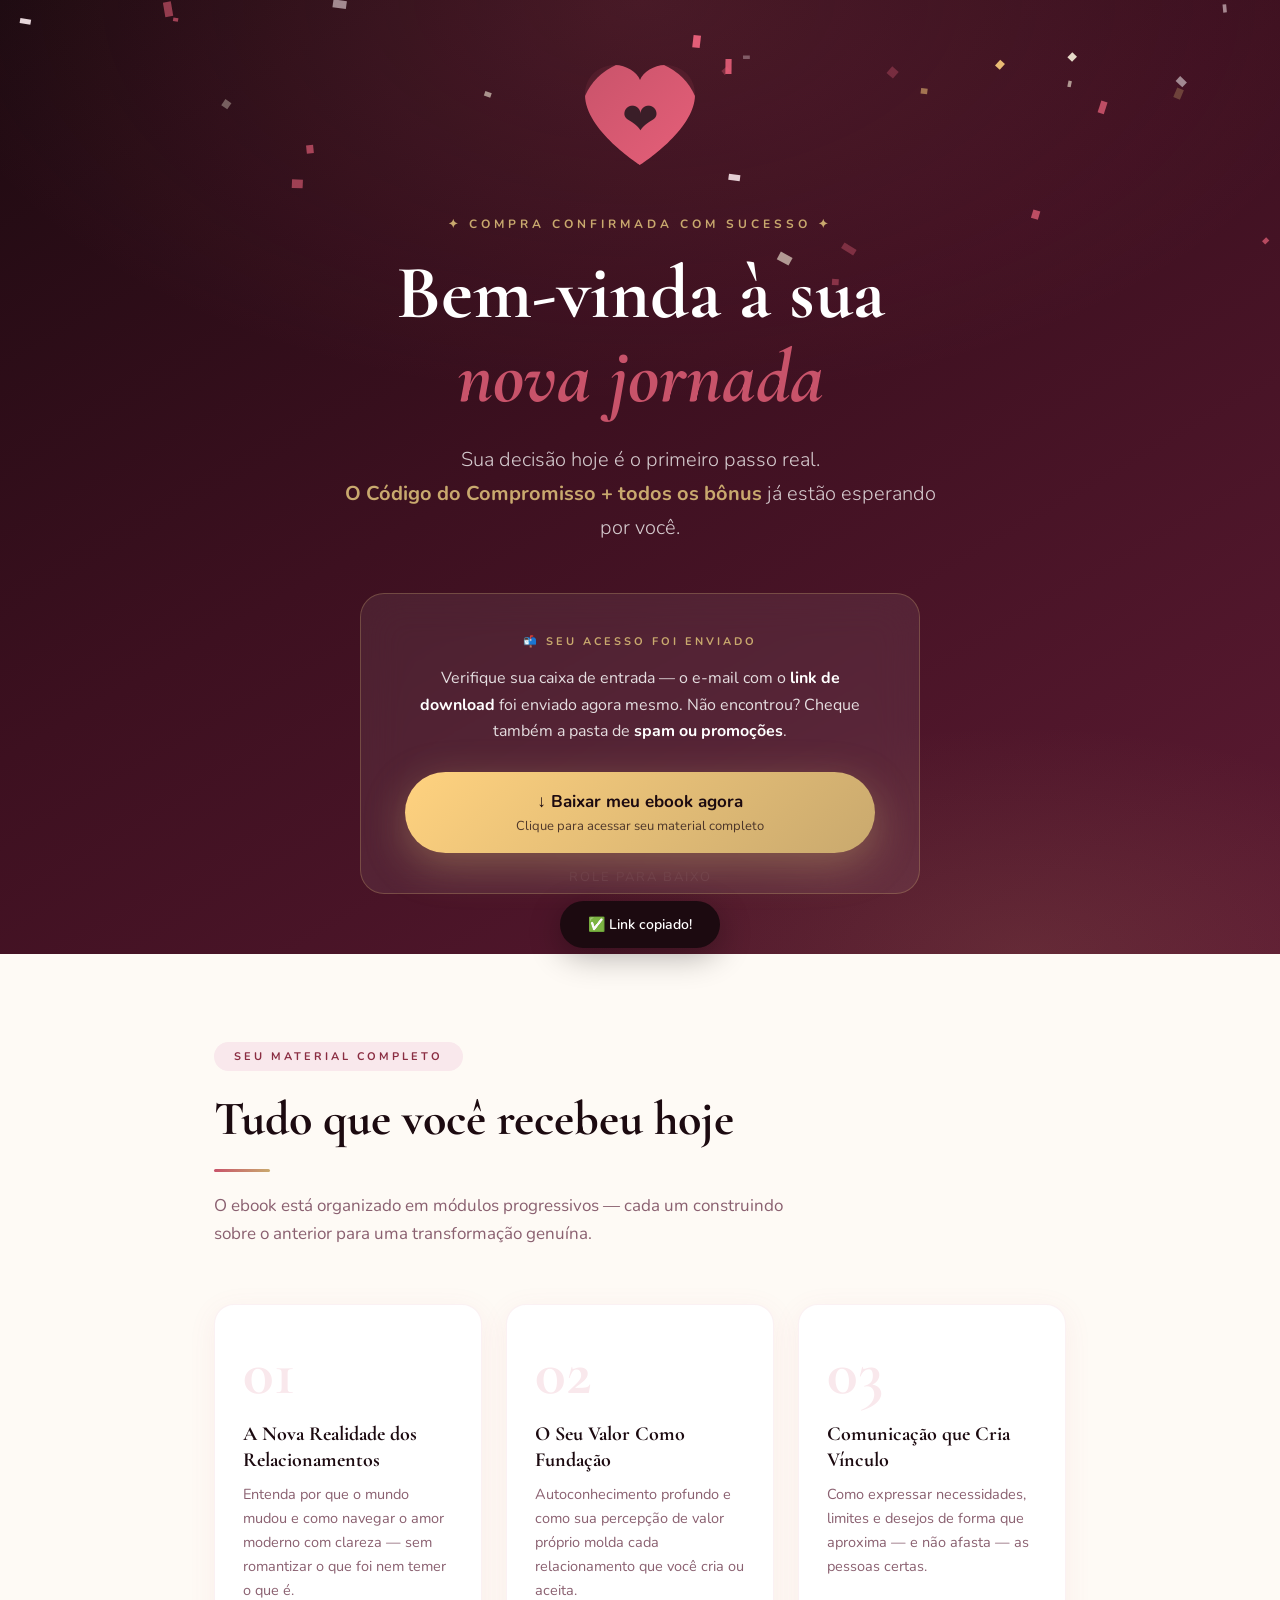
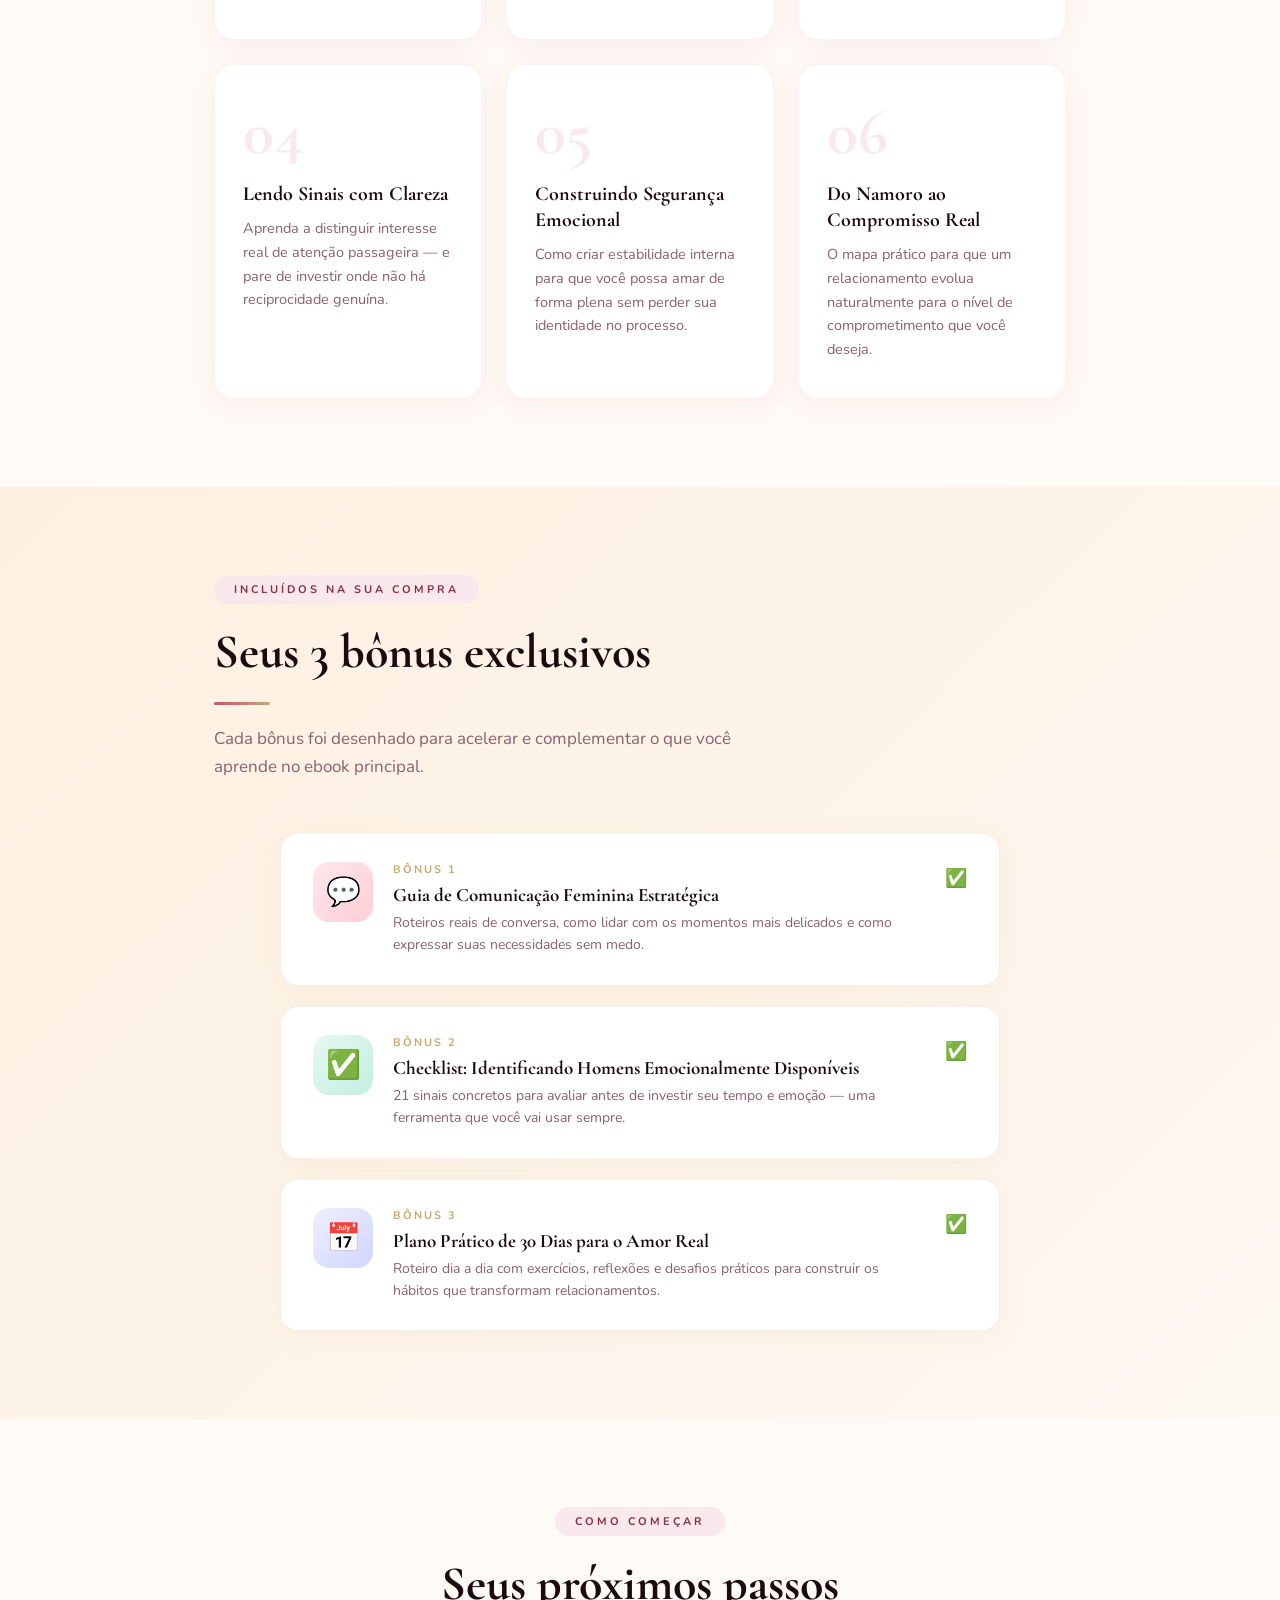
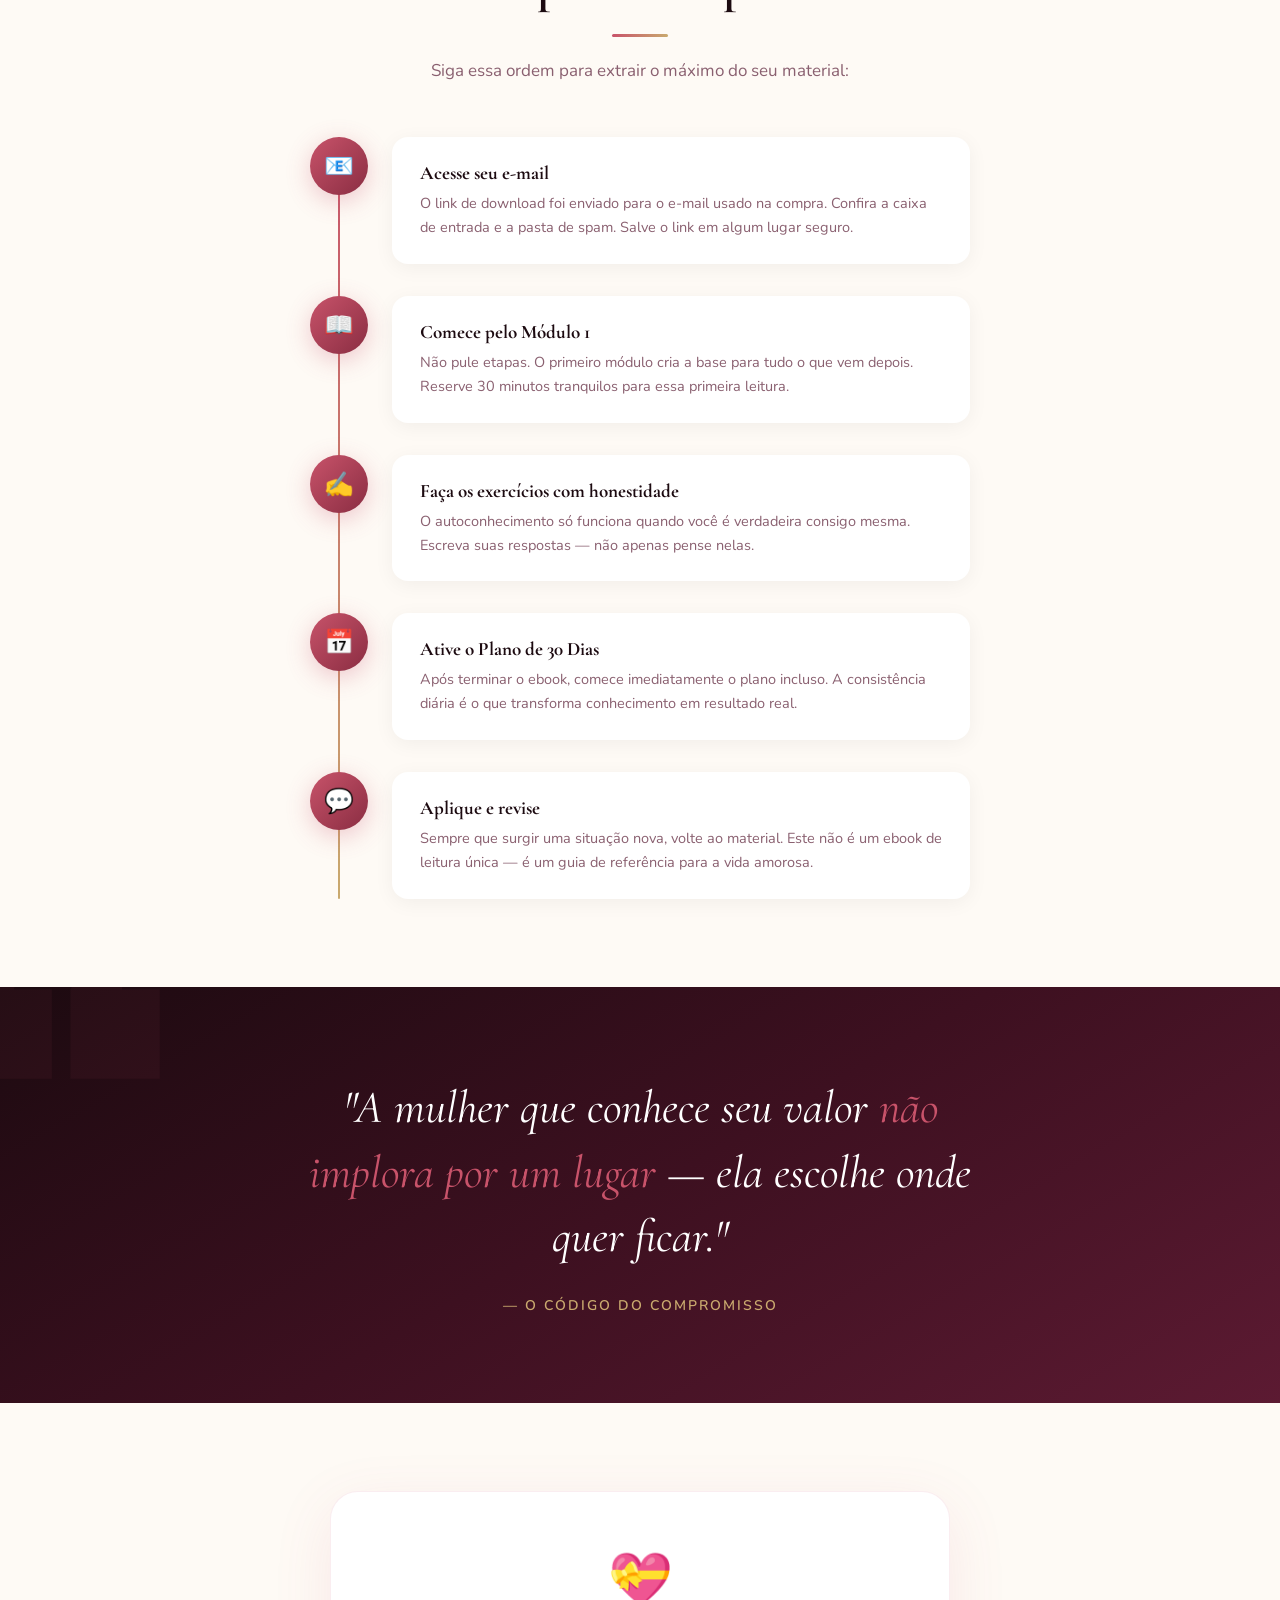
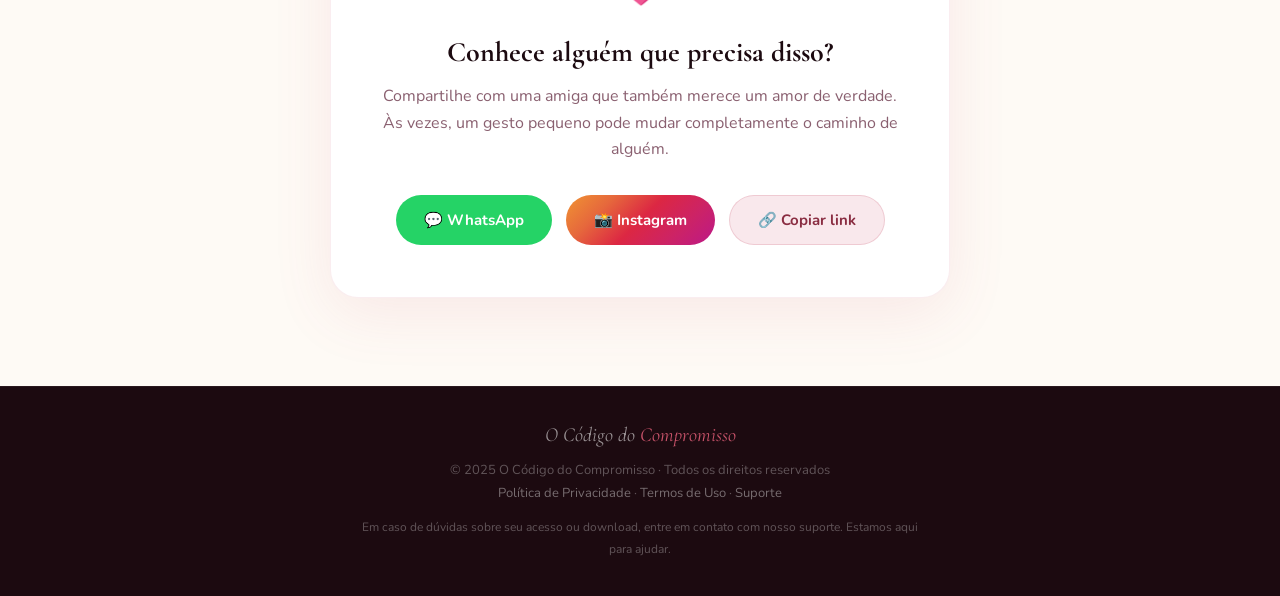
<file: obrigado/index.html>
<!DOCTYPE html>
<html lang="pt-BR">
<head>
<meta charset="UTF-8">
<meta name="viewport" content="width=device-width, initial-scale=1.0">
<title>Obrigada! Seu Acesso Está Confirmado ✦ O Código do Compromisso</title>
<link href="https://fonts.googleapis.com/css2?family=Cormorant+Garamond:ital,wght@0,300;0,400;0,600;0,700;1,300;1,400;1,600;1,700&family=Nunito:wght@300;400;600;700&family=Dancing+Script:wght@700&display=swap" rel="stylesheet">
<style>
  :root {
    --rose:       #C8536A;
    --rose-dark:  #8A2D42;
    --rose-light: #F9E8EC;
    --gold:       #C9A96E;
    --gold-light: #F5ECD8;
    --cream:      #FEFAF5;
    --deep:       #1C0A10;
    --text:       #3A1E28;
    --muted:      #8A6070;
    --green:      #3D7A68;
    --white:      #FFFFFF;
  }

  * { margin: 0; padding: 0; box-sizing: border-box; }
  html { scroll-behavior: smooth; }

  body {
    font-family: 'Nunito', sans-serif;
    background: var(--cream);
    color: var(--text);
    overflow-x: hidden;
    min-height: 100vh;
  }

  /* ── PARTICLES CANVAS ── */
  #particles {
    position: fixed;
    inset: 0;
    pointer-events: none;
    z-index: 0;
  }

  /* ── HERO CELEBRATION ── */
  #hero {
    min-height: 100vh;
    background: linear-gradient(150deg, #1C0A10 0%, #3D1020 45%, #5C1A32 100%);
    display: flex;
    align-items: center;
    justify-content: center;
    text-align: center;
    padding: 60px 24px;
    position: relative;
    overflow: hidden;
  }

  #hero::before {
    content: '';
    position: absolute; inset: 0;
    background:
      radial-gradient(ellipse 80% 60% at 50% 0%, rgba(200,83,106,0.18) 0%, transparent 70%),
      radial-gradient(ellipse 60% 40% at 80% 100%, rgba(201,169,110,0.12) 0%, transparent 60%);
  }

  .hero-content {
    position: relative;
    z-index: 2;
    max-width: 780px;
    margin: 0 auto;
  }

  /* ── ANIMATED HEART ── */
  .heart-burst {
    width: 120px; height: 120px;
    margin: 0 auto 36px;
    position: relative;
    animation: heartPop 0.6s cubic-bezier(0.34,1.56,0.64,1) 0.3s both;
  }
  .heart-burst .heart-core {
    width: 100%; height: 100%;
    background: linear-gradient(135deg, var(--rose), #E8607A);
    clip-path: path('M60 105 C60 105 5 70 5 35 C5 15 20 5 35 5 C46 5 57 12 60 20 C63 12 74 5 85 5 C100 5 115 15 115 35 C115 70 60 105 60 105Z');
    display: flex;
    align-items: center;
    justify-content: center;
    font-size: 44px;
    box-shadow: 0 16px 50px rgba(200,83,106,0.5);
    border-radius: 50%;
    animation: heartbeat 1.8s ease-in-out 1s infinite;
  }

  @keyframes heartPop {
    from { opacity: 0; transform: scale(0) rotate(-10deg); }
    to   { opacity: 1; transform: scale(1) rotate(0deg); }
  }
  @keyframes heartbeat {
    0%,100% { transform: scale(1); }
    15%     { transform: scale(1.12); }
    30%     { transform: scale(1); }
    45%     { transform: scale(1.07); }
  }

  .eyebrow {
    font-size: 12px;
    font-weight: 700;
    letter-spacing: 4px;
    text-transform: uppercase;
    color: var(--gold);
    margin-bottom: 20px;
    opacity: 0;
    animation: slideUp 0.7s 0.8s forwards;
  }

  #hero h1 {
    font-family: 'Cormorant Garamond', serif;
    font-size: clamp(40px, 7vw, 76px);
    font-weight: 700;
    color: var(--white);
    line-height: 1.1;
    margin-bottom: 24px;
    opacity: 0;
    animation: slideUp 0.7s 1s forwards;
  }
  #hero h1 em {
    color: var(--rose);
    font-style: italic;
    display: block;
  }

  .hero-sub {
    font-size: clamp(16px, 2.2vw, 20px);
    color: rgba(255,255,255,0.78);
    line-height: 1.7;
    max-width: 600px;
    margin: 0 auto 48px;
    font-weight: 300;
    opacity: 0;
    animation: slideUp 0.7s 1.2s forwards;
  }
  .hero-sub strong { color: var(--gold); font-weight: 700; }

  /* ── ACCESS CARD ── */
  .access-card {
    background: rgba(255,255,255,0.07);
    backdrop-filter: blur(20px);
    border: 1px solid rgba(201,169,110,0.3);
    border-radius: 24px;
    padding: 40px 44px;
    margin: 0 auto;
    max-width: 560px;
    opacity: 0;
    animation: slideUp 0.7s 1.4s forwards;
  }

  .access-card .label {
    font-size: 11px;
    font-weight: 700;
    letter-spacing: 3px;
    text-transform: uppercase;
    color: var(--gold);
    margin-bottom: 16px;
  }
  .access-card .email-note {
    font-size: 16px;
    color: rgba(255,255,255,0.85);
    line-height: 1.65;
    margin-bottom: 28px;
  }
  .access-card .email-note strong { color: var(--white); }

  .btn-access {
    display: inline-block;
    background: linear-gradient(135deg, #FFD27F, var(--gold));
    color: var(--deep);
    font-family: 'Nunito', sans-serif;
    font-size: 17px;
    font-weight: 700;
    padding: 18px 48px;
    border-radius: 60px;
    text-decoration: none;
    box-shadow: 0 12px 40px rgba(201,169,110,0.4);
    transition: all 0.3s;
    border: none; cursor: pointer;
    display: block;
    width: 100%;
    text-align: center;
  }
  .btn-access:hover {
    transform: translateY(-3px);
    box-shadow: 0 20px 50px rgba(201,169,110,0.5);
  }
  .btn-access .sub { display: block; font-size: 13px; font-weight: 400; margin-top: 4px; opacity: 0.75; }

  .access-divider {
    display: flex;
    align-items: center;
    gap: 12px;
    margin: 20px 0;
    color: rgba(255,255,255,0.3);
    font-size: 13px;
  }
  .access-divider::before, .access-divider::after {
    content: ''; flex: 1;
    height: 1px;
    background: rgba(255,255,255,0.12);
  }

  .btn-email {
    display: block;
    background: transparent;
    border: 1px solid rgba(255,255,255,0.2);
    color: rgba(255,255,255,0.7);
    font-family: 'Nunito', sans-serif;
    font-size: 15px;
    font-weight: 600;
    padding: 14px 32px;
    border-radius: 60px;
    text-decoration: none;
    transition: all 0.3s;
    text-align: center;
    width: 100%;
    cursor: pointer;
  }
  .btn-email:hover { border-color: var(--rose); color: var(--white); }

  /* ── SCROLL ARROW ── */
  .scroll-hint {
    position: absolute;
    bottom: 32px; left: 50%;
    transform: translateX(-50%);
    color: rgba(255,255,255,0.3);
    font-size: 13px;
    letter-spacing: 2px;
    text-transform: uppercase;
    display: flex;
    flex-direction: column;
    align-items: center;
    gap: 8px;
    opacity: 0;
    animation: fadeIn 1s 2.5s forwards;
  }
  .scroll-hint .arrow {
    width: 28px; height: 28px;
    border-right: 2px solid rgba(255,255,255,0.3);
    border-bottom: 2px solid rgba(255,255,255,0.3);
    transform: rotate(45deg);
    animation: bounce 1.5s ease-in-out infinite;
  }
  @keyframes bounce {
    0%,100% { transform: rotate(45deg) translateY(0); }
    50%      { transform: rotate(45deg) translateY(6px); }
  }

  /* ── WHAT'S INSIDE ── */
  #whats-inside {
    padding: 88px 0;
    background: var(--cream);
  }
  .container { max-width: 900px; margin: 0 auto; padding: 0 24px; }
  .container-wide { max-width: 1080px; margin: 0 auto; padding: 0 24px; }

  .section-tag {
    display: inline-block;
    background: var(--rose-light);
    color: var(--rose-dark);
    font-size: 11px;
    font-weight: 700;
    letter-spacing: 3px;
    text-transform: uppercase;
    padding: 7px 20px;
    border-radius: 50px;
    margin-bottom: 20px;
  }
  .section-title {
    font-family: 'Cormorant Garamond', serif;
    font-size: clamp(30px, 4.5vw, 48px);
    font-weight: 700;
    color: var(--deep);
    line-height: 1.2;
    margin-bottom: 14px;
  }
  .section-sub {
    font-size: 17px;
    color: var(--muted);
    line-height: 1.65;
    max-width: 580px;
  }
  .center { text-align: center; margin-left: auto; margin-right: auto; }

  .divider {
    width: 56px; height: 3px;
    background: linear-gradient(90deg, var(--rose), var(--gold));
    border-radius: 2px;
    margin: 20px 0;
  }
  .divider.center { margin: 20px auto; }

  /* MODULES GRID */
  .modules-grid {
    display: grid;
    grid-template-columns: repeat(auto-fit, minmax(260px, 1fr));
    gap: 24px;
    margin-top: 56px;
  }
  .module-card {
    background: #fff;
    border-radius: 20px;
    padding: 36px 28px;
    box-shadow: 0 6px 28px rgba(200,83,106,0.08);
    border: 1px solid rgba(200,83,106,0.08);
    transition: all 0.35s;
    position: relative;
    overflow: hidden;
  }
  .module-card::after {
    content: '';
    position: absolute;
    top: 0; left: 0; right: 0;
    height: 4px;
    background: linear-gradient(90deg, var(--rose), var(--gold));
    transform: scaleX(0);
    transform-origin: left;
    transition: transform 0.35s;
  }
  .module-card:hover { transform: translateY(-6px); box-shadow: 0 16px 48px rgba(200,83,106,0.14); }
  .module-card:hover::after { transform: scaleX(1); }
  .module-num {
    font-family: 'Cormorant Garamond', serif;
    font-size: 64px;
    font-weight: 700;
    color: var(--rose-light);
    line-height: 1;
    margin-bottom: 16px;
  }
  .module-title {
    font-family: 'Cormorant Garamond', serif;
    font-size: 20px;
    font-weight: 700;
    color: var(--deep);
    margin-bottom: 10px;
    line-height: 1.3;
  }
  .module-desc { font-size: 14.5px; color: var(--muted); line-height: 1.65; }

  /* ── BONUS SECTION ── */
  #bonus {
    padding: 88px 0;
    background: linear-gradient(135deg, #FDF0E0 0%, #FDF8F2 100%);
  }
  .bonus-strip {
    display: flex;
    flex-direction: column;
    gap: 20px;
    margin-top: 52px;
    max-width: 720px;
    margin-left: auto;
    margin-right: auto;
  }
  .bonus-row {
    background: #fff;
    border-radius: 18px;
    padding: 28px 32px;
    display: flex;
    align-items: flex-start;
    gap: 20px;
    box-shadow: 0 4px 24px rgba(201,169,110,0.1);
    border: 1px solid rgba(201,169,110,0.18);
    transition: transform 0.3s;
  }
  .bonus-row:hover { transform: translateX(6px); }
  .bonus-icon-wrap {
    width: 60px; height: 60px;
    border-radius: 16px;
    display: flex;
    align-items: center;
    justify-content: center;
    font-size: 28px;
    flex-shrink: 0;
  }
  .bi1 { background: linear-gradient(135deg, #FFE8EC, #FFCDD5); }
  .bi2 { background: linear-gradient(135deg, #E8F8F2, #C2EFE0); }
  .bi3 { background: linear-gradient(135deg, #EEF0FF, #D0D5FF); }
  .bonus-info .label { font-size: 11px; font-weight: 700; letter-spacing: 2px; text-transform: uppercase; color: var(--gold); margin-bottom: 6px; }
  .bonus-info .title { font-family: 'Cormorant Garamond', serif; font-size: 19px; font-weight: 700; color: var(--deep); margin-bottom: 6px; }
  .bonus-info .desc { font-size: 14px; color: var(--muted); line-height: 1.6; }
  .bonus-check { font-size: 18px; color: var(--green); flex-shrink: 0; margin-top: 4px; }

  /* ── NEXT STEPS ── */
  #next-steps {
    padding: 88px 0;
    background: var(--cream);
  }
  .steps-timeline {
    max-width: 660px;
    margin: 52px auto 0;
    position: relative;
  }
  .steps-timeline::before {
    content: '';
    position: absolute;
    left: 28px; top: 0; bottom: 0;
    width: 2px;
    background: linear-gradient(180deg, var(--rose), var(--gold));
    border-radius: 1px;
  }
  .step-row {
    display: flex;
    gap: 24px;
    align-items: flex-start;
    margin-bottom: 32px;
    position: relative;
  }
  .step-row:last-child { margin-bottom: 0; }
  .step-dot {
    width: 58px; height: 58px;
    background: linear-gradient(135deg, var(--rose), var(--rose-dark));
    border-radius: 50%;
    display: flex;
    align-items: center;
    justify-content: center;
    font-size: 24px;
    flex-shrink: 0;
    box-shadow: 0 6px 24px rgba(200,83,106,0.3);
    position: relative;
    z-index: 1;
  }
  .step-body {
    background: #fff;
    border-radius: 16px;
    padding: 24px 28px;
    flex: 1;
    box-shadow: 0 4px 20px rgba(0,0,0,0.05);
  }
  .step-body h3 {
    font-family: 'Cormorant Garamond', serif;
    font-size: 19px;
    font-weight: 700;
    color: var(--deep);
    margin-bottom: 8px;
  }
  .step-body p { font-size: 14.5px; color: var(--muted); line-height: 1.65; }

  /* ── MOTIVATIONAL QUOTE ── */
  #quote {
    padding: 88px 0;
    background: linear-gradient(150deg, #1C0A10, #3D1020, #5C1A32);
    position: relative;
    overflow: hidden;
    text-align: center;
  }
  #quote::before {
    content: '❝';
    position: absolute;
    font-family: 'Cormorant Garamond', serif;
    font-size: 500px;
    color: rgba(200,83,106,0.06);
    left: -80px; top: -120px;
    line-height: 1;
    pointer-events: none;
  }
  .quote-inner { position: relative; z-index: 2; max-width: 720px; margin: 0 auto; }
  .quote-text {
    font-family: 'Cormorant Garamond', serif;
    font-size: clamp(28px, 4vw, 46px);
    font-style: italic;
    font-weight: 400;
    color: var(--white);
    line-height: 1.4;
    margin-bottom: 28px;
  }
  .quote-text span { color: var(--rose); }
  .quote-author {
    font-size: 14px;
    font-weight: 600;
    letter-spacing: 2px;
    text-transform: uppercase;
    color: var(--gold);
  }

  /* ── SHARE SECTION ── */
  #share {
    padding: 88px 0;
    background: var(--cream);
    text-align: center;
  }
  .share-box {
    max-width: 620px;
    margin: 0 auto;
    background: #fff;
    border-radius: 28px;
    padding: 52px 44px;
    box-shadow: 0 16px 60px rgba(200,83,106,0.1);
    border: 1px solid rgba(200,83,106,0.1);
  }
  .share-emoji { font-size: 52px; margin-bottom: 20px; }
  .share-box h3 {
    font-family: 'Cormorant Garamond', serif;
    font-size: 28px;
    font-weight: 700;
    color: var(--deep);
    margin-bottom: 14px;
  }
  .share-box p { font-size: 16px; color: var(--muted); line-height: 1.65; margin-bottom: 32px; }
  .share-buttons { display: flex; gap: 14px; justify-content: center; flex-wrap: wrap; }
  .btn-share {
    display: flex;
    align-items: center;
    gap: 8px;
    padding: 14px 28px;
    border-radius: 50px;
    font-size: 15px;
    font-weight: 700;
    text-decoration: none;
    transition: all 0.3s;
    cursor: pointer;
    border: none;
    font-family: 'Nunito', sans-serif;
  }
  .btn-wpp { background: #25D366; color: #fff; }
  .btn-wpp:hover { background: #1ebe58; transform: translateY(-2px); }
  .btn-ig  { background: linear-gradient(135deg, #f09433, #e6683c, #dc2743, #cc2366, #bc1888); color: #fff; }
  .btn-ig:hover { transform: translateY(-2px); opacity: 0.9; }
  .btn-copy { background: var(--rose-light); color: var(--rose-dark); border: 1px solid rgba(200,83,106,0.2); }
  .btn-copy:hover { background: var(--rose); color: #fff; transform: translateY(-2px); }

  /* ── FOOTER ── */
  footer {
    background: var(--deep);
    padding: 36px 0;
    text-align: center;
    border-top: 1px solid rgba(255,255,255,0.06);
  }
  footer .logo {
    font-family: 'Cormorant Garamond', serif;
    font-style: italic;
    color: rgba(255,255,255,0.55);
    font-size: 20px;
    margin-bottom: 12px;
  }
  footer .logo span { color: var(--rose); }
  footer p { color: rgba(255,255,255,0.3); font-size: 13px; line-height: 1.8; }
  footer a { color: rgba(255,255,255,0.4); text-decoration: none; }
  footer a:hover { color: var(--rose); }

  /* ── REVEAL ── */
  .reveal {
    opacity: 0; transform: translateY(28px);
    transition: opacity 0.7s ease, transform 0.7s ease;
  }
  .reveal.visible { opacity: 1; transform: translateY(0); }

  /* ── KEYFRAMES ── */
  @keyframes slideUp {
    from { opacity: 0; transform: translateY(24px); }
    to   { opacity: 1; transform: translateY(0); }
  }
  @keyframes fadeIn {
    from { opacity: 0; } to { opacity: 1; }
  }

  /* ── CONFETTI CANVAS ── */
  #confetti { position: fixed; top: 0; left: 0; width: 100%; height: 100%; pointer-events: none; z-index: 999; }

  /* ── TOAST ── */
  .toast {
    position: fixed;
    bottom: 32px; left: 50%;
    transform: translateX(-50%) translateY(80px);
    background: var(--deep);
    color: #fff;
    padding: 14px 28px;
    border-radius: 50px;
    font-size: 14px;
    font-weight: 600;
    display: flex;
    align-items: center;
    gap: 10px;
    box-shadow: 0 8px 32px rgba(0,0,0,0.3);
    transition: transform 0.4s cubic-bezier(0.34,1.56,0.64,1);
    z-index: 9999;
    white-space: nowrap;
  }
  .toast.show { transform: translateX(-50%) translateY(0); }

  /* RESPONSIVE */
  @media(max-width: 600px) {
    .access-card { padding: 32px 24px; }
    .share-box { padding: 36px 24px; }
    .step-body { padding: 20px 20px; }
    .bonus-row { flex-direction: column; }
    .steps-timeline::before { left: 22px; }
  }
</style>
</head>
<body>

<!-- CONFETTI -->
<canvas id="confetti"></canvas>

<!-- TOAST -->
<div class="toast" id="toast">✅ Link copiado!</div>

<!-- ════════════════════════════════════
     HERO — CELEBRAÇÃO
     ════════════════════════════════════ -->
<section id="hero">
  <div class="hero-content">

    <div class="heart-burst">
      <div class="heart-core">❤</div>
    </div>

    <div class="eyebrow">✦ Compra confirmada com sucesso ✦</div>

    <h1>
      Bem-vinda à sua
      <em>nova jornada</em>
    </h1>

    <p class="hero-sub">
      Sua decisão hoje é o primeiro passo real.<br>
      <strong>O Código do Compromisso + todos os bônus</strong> já estão esperando por você.
    </p>

    <div class="access-card">
      <div class="label">📬 Seu acesso foi enviado</div>
      <p class="email-note">
        Verifique sua caixa de entrada — o e-mail com o <strong>link de download</strong> foi enviado agora mesmo. Não encontrou? Cheque também a pasta de <strong>spam ou promoções</strong>.
      </p>

      <a href="https://dashboard.kiwify.com/student/password/undefined?redirect=/course/f27c12c7-289d-4726-8e43-30eee74b8a3c" class="btn-access">
        ↓ Baixar meu ebook agora
        <span class="sub">Clique para acessar seu material completo</span>
      </a>
    </div>

  </div>

  <div class="scroll-hint">
    <span>role para baixo</span>
    <div class="arrow"></div>
  </div>
</section>

<!-- ════════════════════════════════════
     O QUE ESTÁ DENTRO
     ════════════════════════════════════ -->
<section id="whats-inside">
  <div class="container">
    <div class="reveal">
      <div class="section-tag">Seu material completo</div>
      <h2 class="section-title">Tudo que você recebeu hoje</h2>
      <div class="divider"></div>
      <p class="section-sub">O ebook está organizado em módulos progressivos — cada um construindo sobre o anterior para uma transformação genuína.</p>
    </div>

    <div class="modules-grid">

      <div class="module-card reveal">
        <div class="module-num">01</div>
        <div class="module-title">A Nova Realidade dos Relacionamentos</div>
        <div class="module-desc">Entenda por que o mundo mudou e como navegar o amor moderno com clareza — sem romantizar o que foi nem temer o que é.</div>
      </div>

      <div class="module-card reveal">
        <div class="module-num">02</div>
        <div class="module-title">O Seu Valor Como Fundação</div>
        <div class="module-desc">Autoconhecimento profundo e como sua percepção de valor próprio molda cada relacionamento que você cria ou aceita.</div>
      </div>

      <div class="module-card reveal">
        <div class="module-num">03</div>
        <div class="module-title">Comunicação que Cria Vínculo</div>
        <div class="module-desc">Como expressar necessidades, limites e desejos de forma que aproxima — e não afasta — as pessoas certas.</div>
      </div>

      <div class="module-card reveal">
        <div class="module-num">04</div>
        <div class="module-title">Lendo Sinais com Clareza</div>
        <div class="module-desc">Aprenda a distinguir interesse real de atenção passageira — e pare de investir onde não há reciprocidade genuína.</div>
      </div>

      <div class="module-card reveal">
        <div class="module-num">05</div>
        <div class="module-title">Construindo Segurança Emocional</div>
        <div class="module-desc">Como criar estabilidade interna para que você possa amar de forma plena sem perder sua identidade no processo.</div>
      </div>

      <div class="module-card reveal">
        <div class="module-num">06</div>
        <div class="module-title">Do Namoro ao Compromisso Real</div>
        <div class="module-desc">O mapa prático para que um relacionamento evolua naturalmente para o nível de comprometimento que você deseja.</div>
      </div>

    </div>
  </div>
</section>

<!-- ════════════════════════════════════
     BÔNUS
     ════════════════════════════════════ -->
<section id="bonus">
  <div class="container">
    <div class="reveal">
      <div class="section-tag">Incluídos na sua compra</div>
      <h2 class="section-title">Seus 3 bônus exclusivos</h2>
      <div class="divider"></div>
      <p class="section-sub">Cada bônus foi desenhado para acelerar e complementar o que você aprende no ebook principal.</p>
    </div>

    <div class="bonus-strip">

      <div class="bonus-row reveal">
        <div class="bonus-icon-wrap bi1">💬</div>
        <div class="bonus-info">
          <div class="label">Bônus 1</div>
          <div class="title">Guia de Comunicação Feminina Estratégica</div>
          <div class="desc">Roteiros reais de conversa, como lidar com os momentos mais delicados e como expressar suas necessidades sem medo.</div>
        </div>
        <div class="bonus-check">✅</div>
      </div>

      <div class="bonus-row reveal">
        <div class="bonus-icon-wrap bi2">✅</div>
        <div class="bonus-info">
          <div class="label">Bônus 2</div>
          <div class="title">Checklist: Identificando Homens Emocionalmente Disponíveis</div>
          <div class="desc">21 sinais concretos para avaliar antes de investir seu tempo e emoção — uma ferramenta que você vai usar sempre.</div>
        </div>
        <div class="bonus-check">✅</div>
      </div>

      <div class="bonus-row reveal">
        <div class="bonus-icon-wrap bi3">📅</div>
        <div class="bonus-info">
          <div class="label">Bônus 3</div>
          <div class="title">Plano Prático de 30 Dias para o Amor Real</div>
          <div class="desc">Roteiro dia a dia com exercícios, reflexões e desafios práticos para construir os hábitos que transformam relacionamentos.</div>
        </div>
        <div class="bonus-check">✅</div>
      </div>

    </div>
  </div>
</section>

<!-- ════════════════════════════════════
     PRÓXIMOS PASSOS
     ════════════════════════════════════ -->
<section id="next-steps">
  <div class="container">
    <div class="reveal center" style="text-align:center;">
      <div class="section-tag">Como começar</div>
      <h2 class="section-title">Seus próximos passos</h2>
      <div class="divider center"></div>
      <p class="section-sub center">Siga essa ordem para extrair o máximo do seu material:</p>
    </div>

    <div class="steps-timeline">

      <div class="step-row reveal">
        <div class="step-dot">📧</div>
        <div class="step-body">
          <h3>Acesse seu e-mail</h3>
          <p>O link de download foi enviado para o e-mail usado na compra. Confira a caixa de entrada e a pasta de spam. Salve o link em algum lugar seguro.</p>
        </div>
      </div>

      <div class="step-row reveal">
        <div class="step-dot">📖</div>
        <div class="step-body">
          <h3>Comece pelo Módulo 1</h3>
          <p>Não pule etapas. O primeiro módulo cria a base para tudo o que vem depois. Reserve 30 minutos tranquilos para essa primeira leitura.</p>
        </div>
      </div>

      <div class="step-row reveal">
        <div class="step-dot">✍️</div>
        <div class="step-body">
          <h3>Faça os exercícios com honestidade</h3>
          <p>O autoconhecimento só funciona quando você é verdadeira consigo mesma. Escreva suas respostas — não apenas pense nelas.</p>
        </div>
      </div>

      <div class="step-row reveal">
        <div class="step-dot">📅</div>
        <div class="step-body">
          <h3>Ative o Plano de 30 Dias</h3>
          <p>Após terminar o ebook, comece imediatamente o plano incluso. A consistência diária é o que transforma conhecimento em resultado real.</p>
        </div>
      </div>

      <div class="step-row reveal">
        <div class="step-dot">💬</div>
        <div class="step-body">
          <h3>Aplique e revise</h3>
          <p>Sempre que surgir uma situação nova, volte ao material. Este não é um ebook de leitura única — é um guia de referência para a vida amorosa.</p>
        </div>
      </div>

    </div>
  </div>
</section>

<!-- ════════════════════════════════════
     QUOTE MOTIVACIONAL
     ════════════════════════════════════ -->
<section id="quote">
  <div class="container">
    <div class="quote-inner reveal">
      <div class="quote-text">
        "A mulher que conhece seu valor <span>não implora por um lugar</span> — ela escolhe onde quer ficar."
      </div>
      <div class="quote-author">— O Código do Compromisso</div>
    </div>
  </div>
</section>

<!-- ════════════════════════════════════
     COMPARTILHAR
     ════════════════════════════════════ -->
<section id="share">
  <div class="container">
    <div class="share-box reveal">
      <div class="share-emoji">💝</div>
      <h3>Conhece alguém que precisa disso?</h3>
      <p>Compartilhe com uma amiga que também merece um amor de verdade. Às vezes, um gesto pequeno pode mudar completamente o caminho de alguém.</p>
      <div class="share-buttons">
        <button class="btn-share btn-wpp" onclick="shareWhatsapp()">
          💬 WhatsApp
        </button>
        <button class="btn-share btn-ig" onclick="shareInstagram()">
          📸 Instagram
        </button>
        <button class="btn-share btn-copy" onclick="copyLink()">
          🔗 Copiar link
        </button>
      </div>
    </div>
  </div>
</section>

<!-- ─── FOOTER ─── -->
<footer>
  <div class="container">
    <div class="logo">O Código do <span>Compromisso</span></div>
    <p>
      © 2025 O Código do Compromisso · Todos os direitos reservados<br>
      <a href="https://metodocompromissoreal.com.br/politica">Política de Privacidade</a> · <a href="https://metodocompromissoreal.com.br/termodeuso">Termos de Uso</a> · <a href="#">Suporte</a>
    </p>
    <p style="margin-top:12px;font-size:12px;max-width:580px;margin-left:auto;margin-right:auto;">
      Em caso de dúvidas sobre seu acesso ou download, entre em contato com nosso suporte. Estamos aqui para ajudar.
    </p>
  </div>
</footer>

<!-- ════════════════════
     SCRIPTS
     ════════════════════ -->
<script>
/* ── CONFETTI ── */
(function(){
  const canvas = document.getElementById('confetti');
  const ctx = canvas.getContext('2d');
  canvas.width = window.innerWidth;
  canvas.height = window.innerHeight;

  const colors = ['#C8536A','#E8607A','#C9A96E','#FFD27F','#F9E8EC','#fff','#F5ECD8'];
  const pieces = [];

  for(let i = 0; i < 140; i++){
    pieces.push({
      x: Math.random() * canvas.width,
      y: Math.random() * canvas.height - canvas.height,
      w: Math.random() * 10 + 5,
      h: Math.random() * 6 + 3,
      color: colors[Math.floor(Math.random()*colors.length)],
      rot: Math.random() * Math.PI * 2,
      vx: (Math.random() - 0.5) * 2,
      vy: Math.random() * 3 + 1.5,
      vr: (Math.random() - 0.5) * 0.08,
      opacity: Math.random() * 0.7 + 0.3
    });
  }

  let frame = 0;
  function draw(){
    ctx.clearRect(0,0,canvas.width,canvas.height);
    pieces.forEach(p => {
      ctx.save();
      ctx.globalAlpha = p.opacity;
      ctx.translate(p.x, p.y);
      ctx.rotate(p.rot);
      ctx.fillStyle = p.color;
      ctx.fillRect(-p.w/2, -p.h/2, p.w, p.h);
      ctx.restore();
      p.x += p.vx;
      p.y += p.vy;
      p.rot += p.vr;
      if(p.y > canvas.height + 20){
        p.y = -20;
        p.x = Math.random() * canvas.width;
      }
    });
    frame++;
    if(frame < 300) requestAnimationFrame(draw);
    else { ctx.clearRect(0,0,canvas.width,canvas.height); canvas.style.display='none'; }
  }
  draw();

  window.addEventListener('resize', () => {
    canvas.width = window.innerWidth;
    canvas.height = window.innerHeight;
  });
})();

/* ── SCROLL REVEAL ── */
const revealEls = document.querySelectorAll('.reveal');
const observer = new IntersectionObserver(entries => {
  entries.forEach((e,i) => {
    if(e.isIntersecting){
      setTimeout(() => e.target.classList.add('visible'), i * 90);
      observer.unobserve(e.target);
    }
  });
},{threshold: 0.12});
revealEls.forEach(el => observer.observe(el));

/* ── SHARE FUNCTIONS ── */
function shareWhatsapp(){
  const linkPrincipal = "https://metodocompromissoreal.com.br/";
  
  const text = encodeURIComponent(
    "Encontrei esse guia incrível sobre relacionamentos sérios — O Código do Compromisso. Vale muito a pena! 💕 " 
    + linkPrincipal
  );

  window.open('https://wa.me/?text=' + text, '_blank');
}
function shareInstagram(){
  copyLink();
  showToast('🔗 Link copiado! Cole na sua bio ou Stories do Instagram.');
}
function copyLink(){
  const linkPrincipal = "https://metodocompromissoreal.com.br/";
  
  navigator.clipboard.writeText(linkPrincipal)
    .then(() => showToast('✅ Link copiado para a área de transferência!'))
    .catch(err => console.error('Erro ao copiar:', err));
}
function showToast(msg){
  const toast = document.getElementById('toast');
  toast.textContent = msg;
  toast.classList.add('show');
  setTimeout(() => toast.classList.remove('show'), 3200);
}
</script>

</body>
</html>
</file>
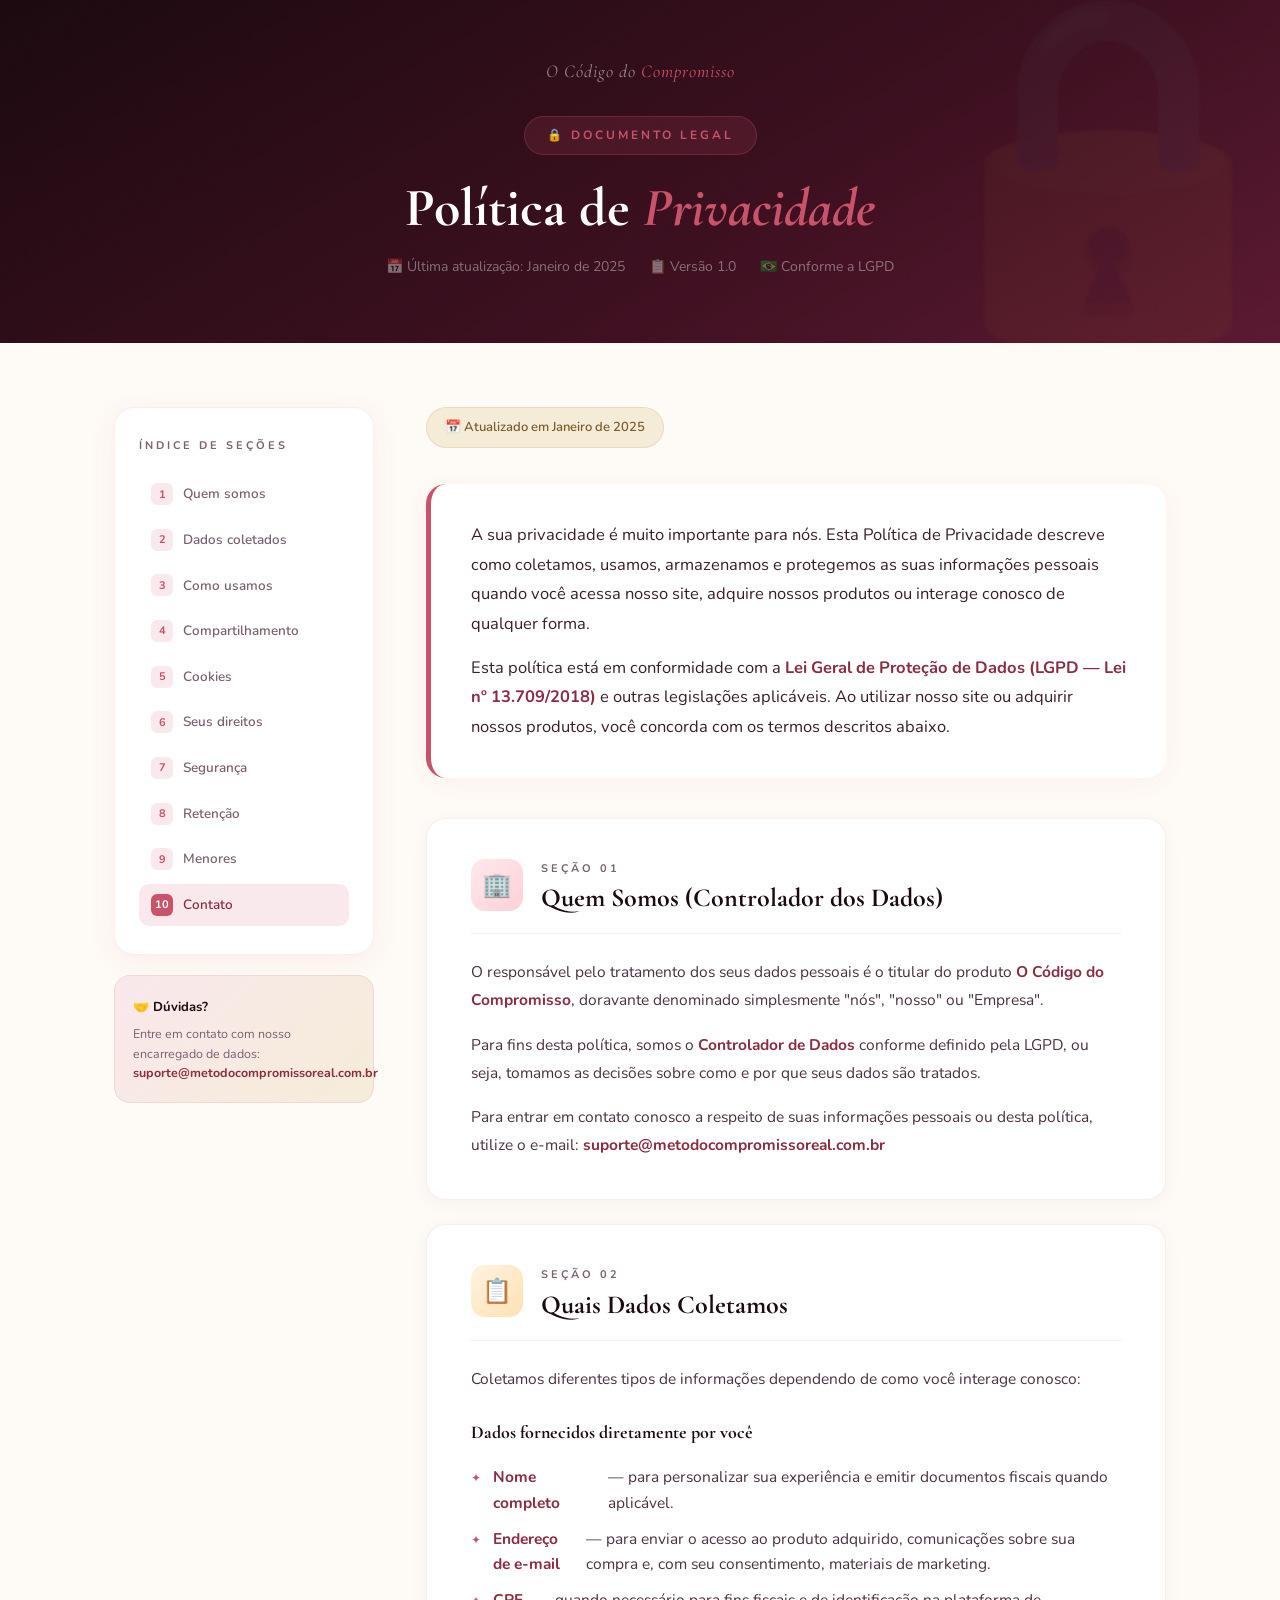
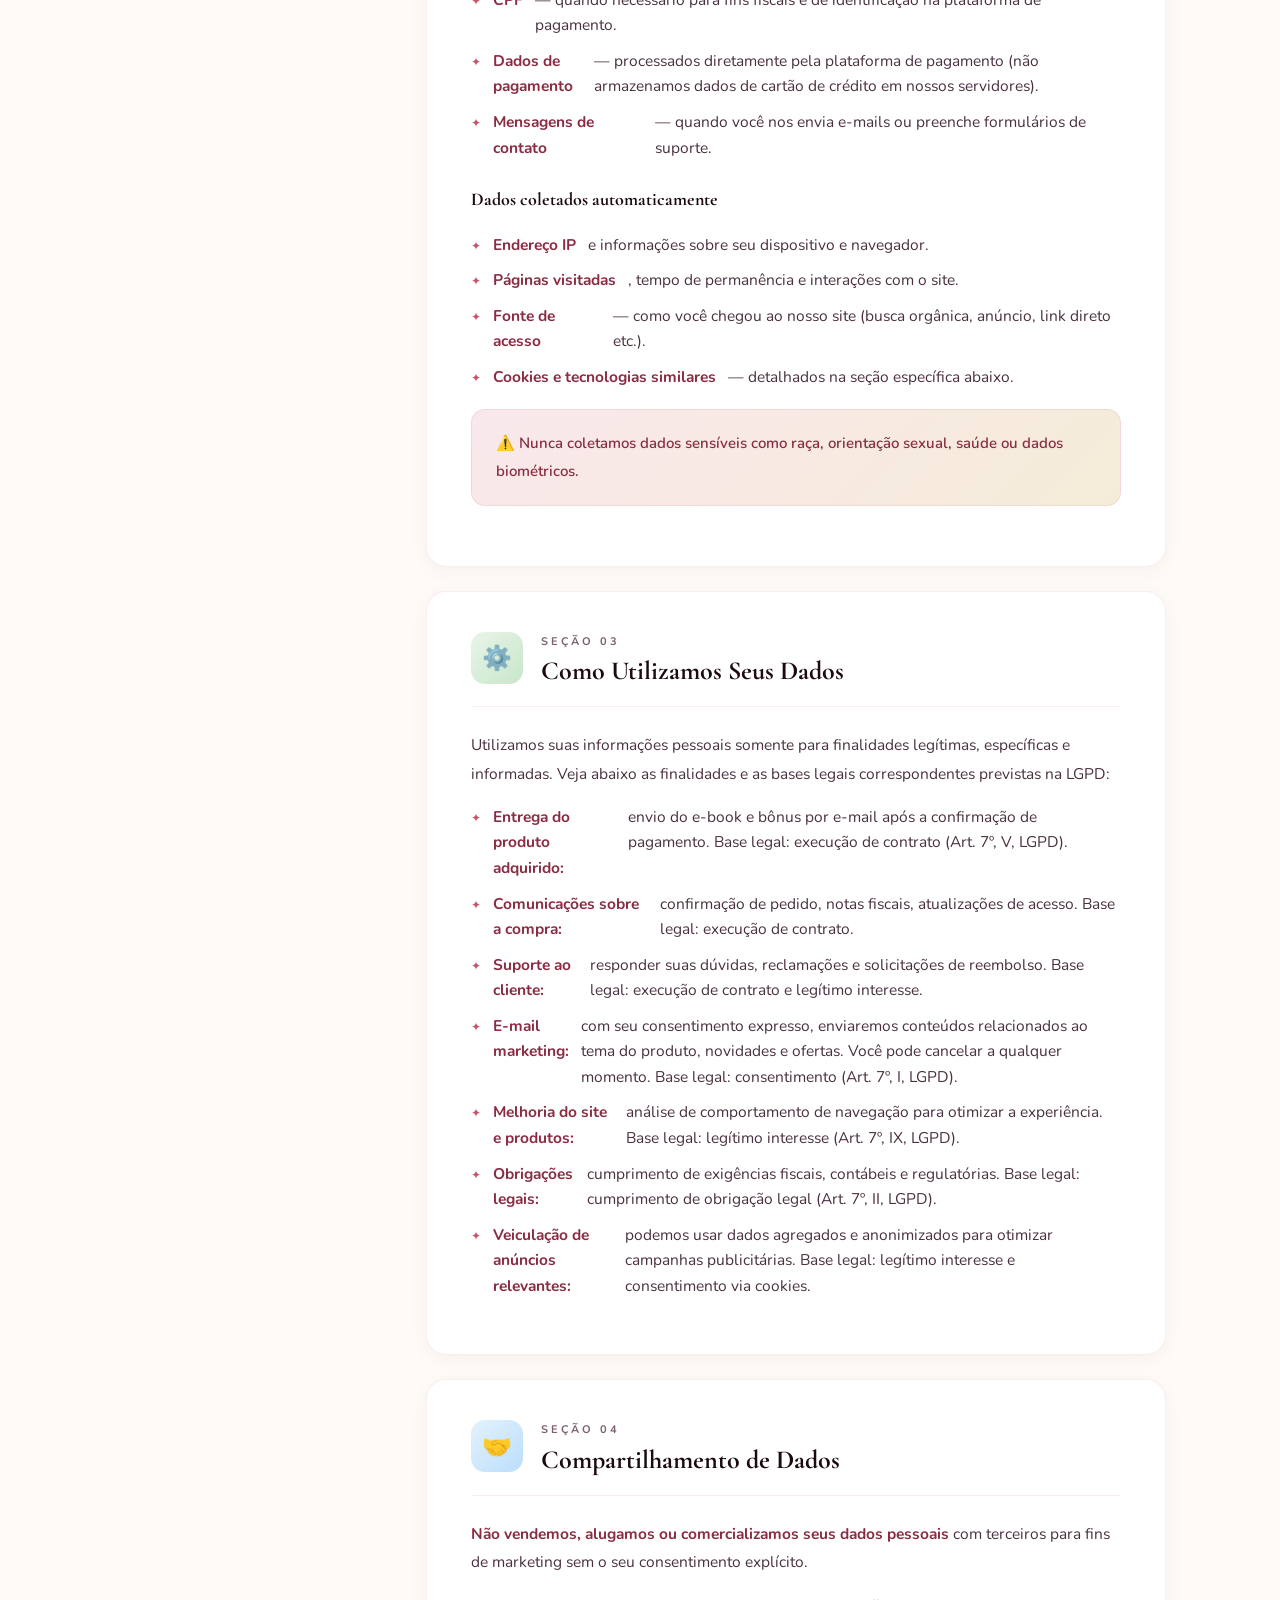
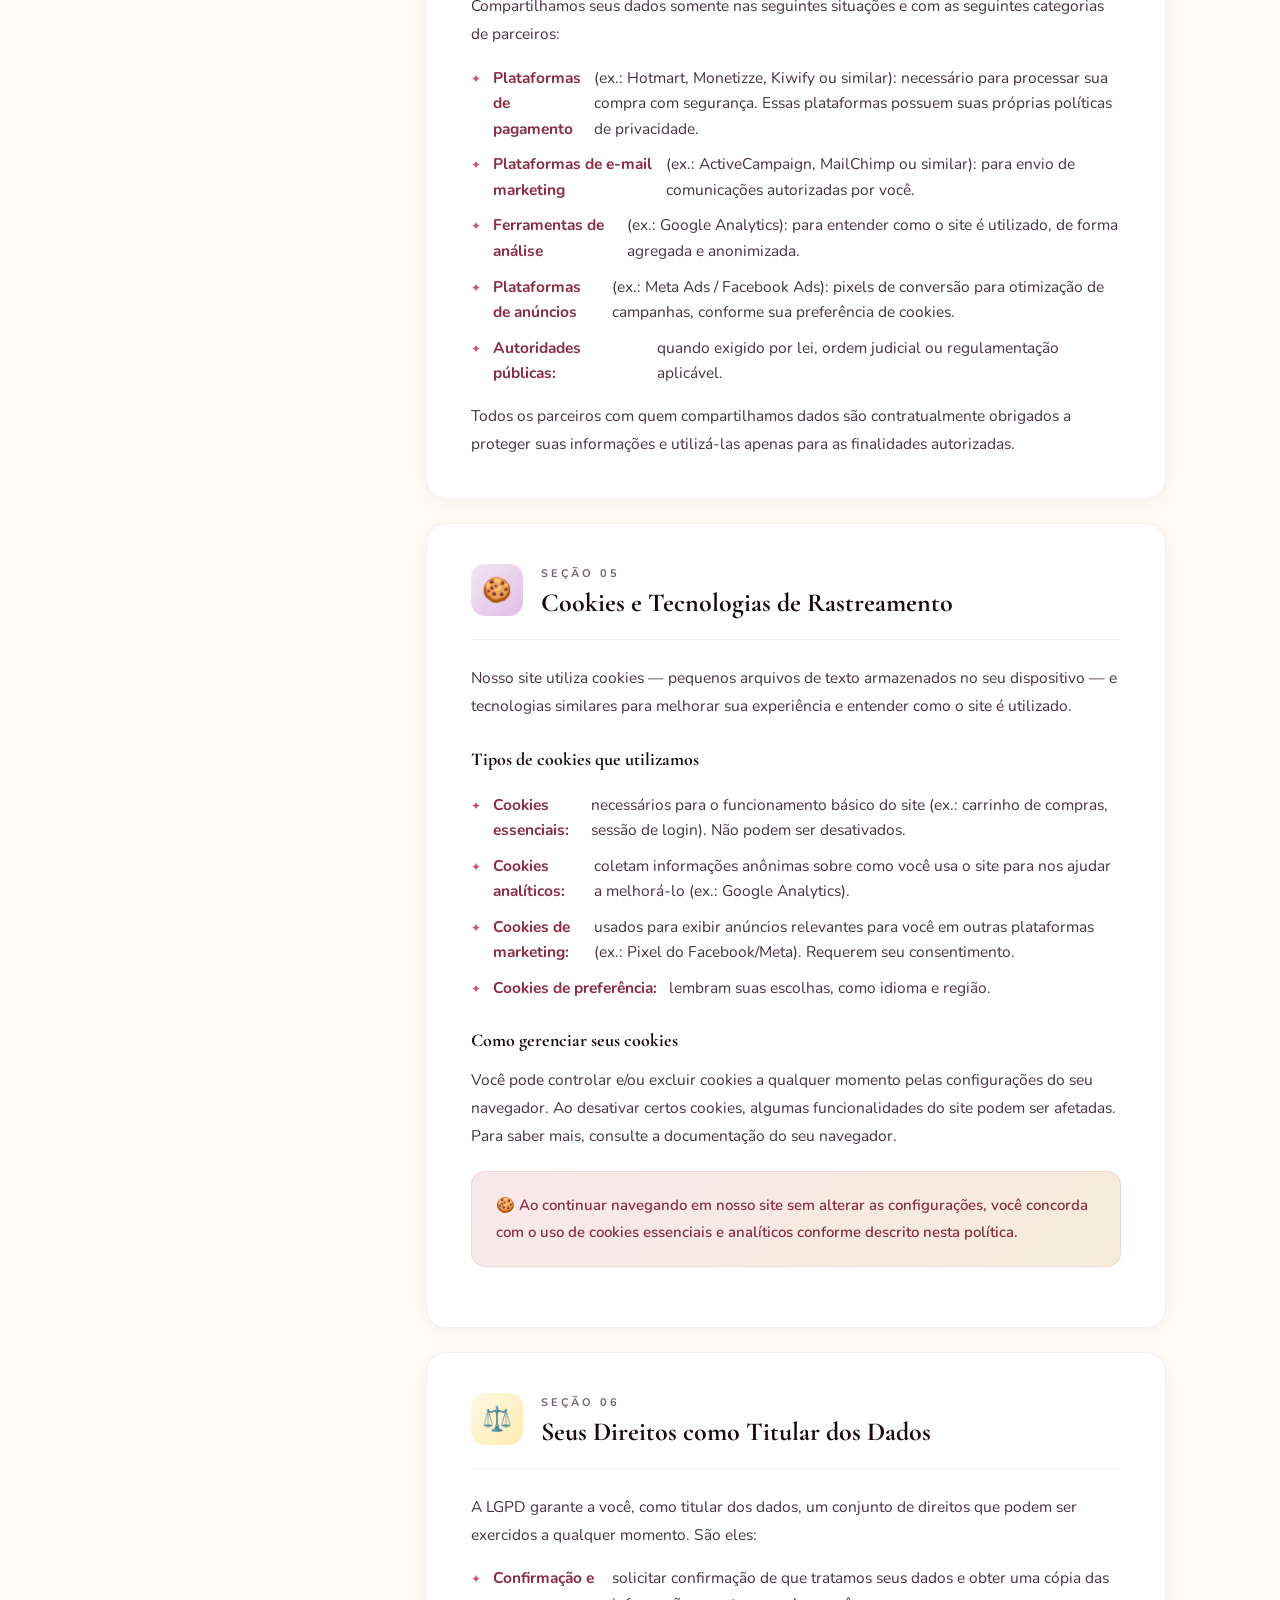
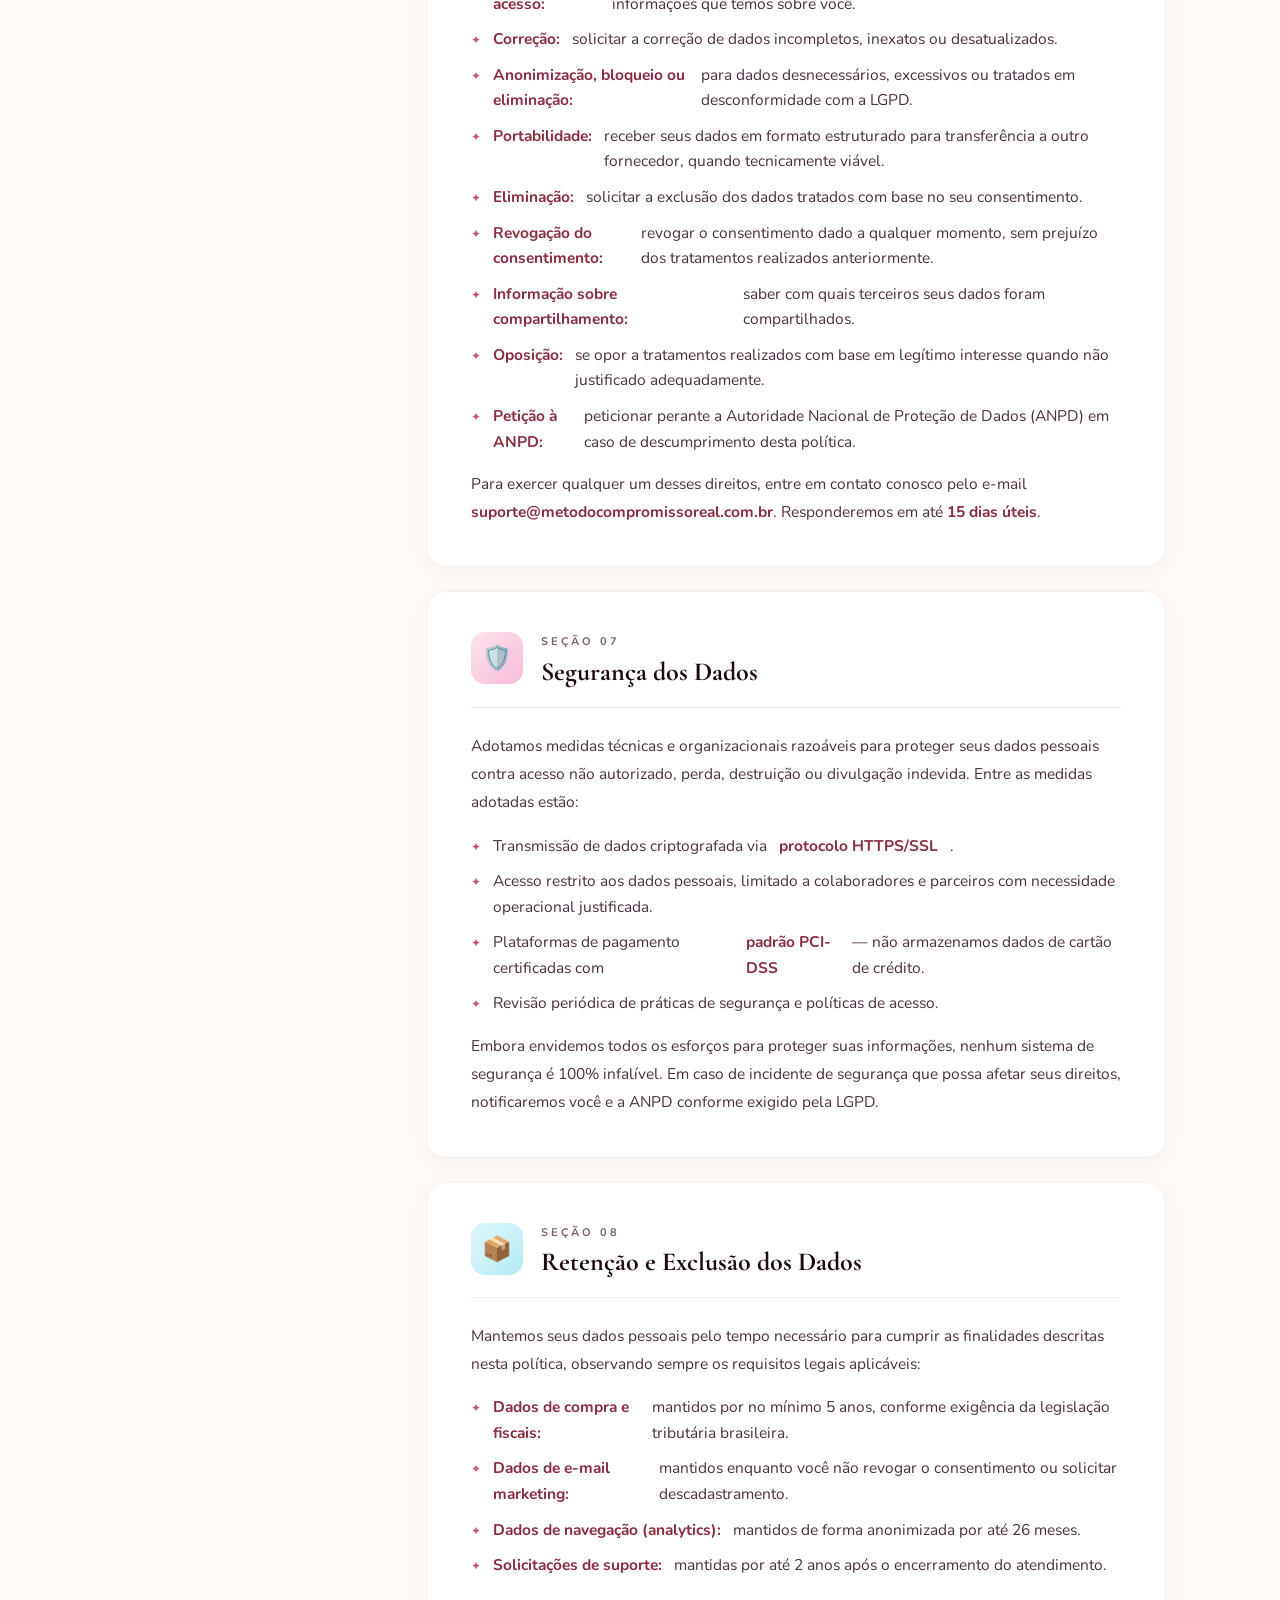
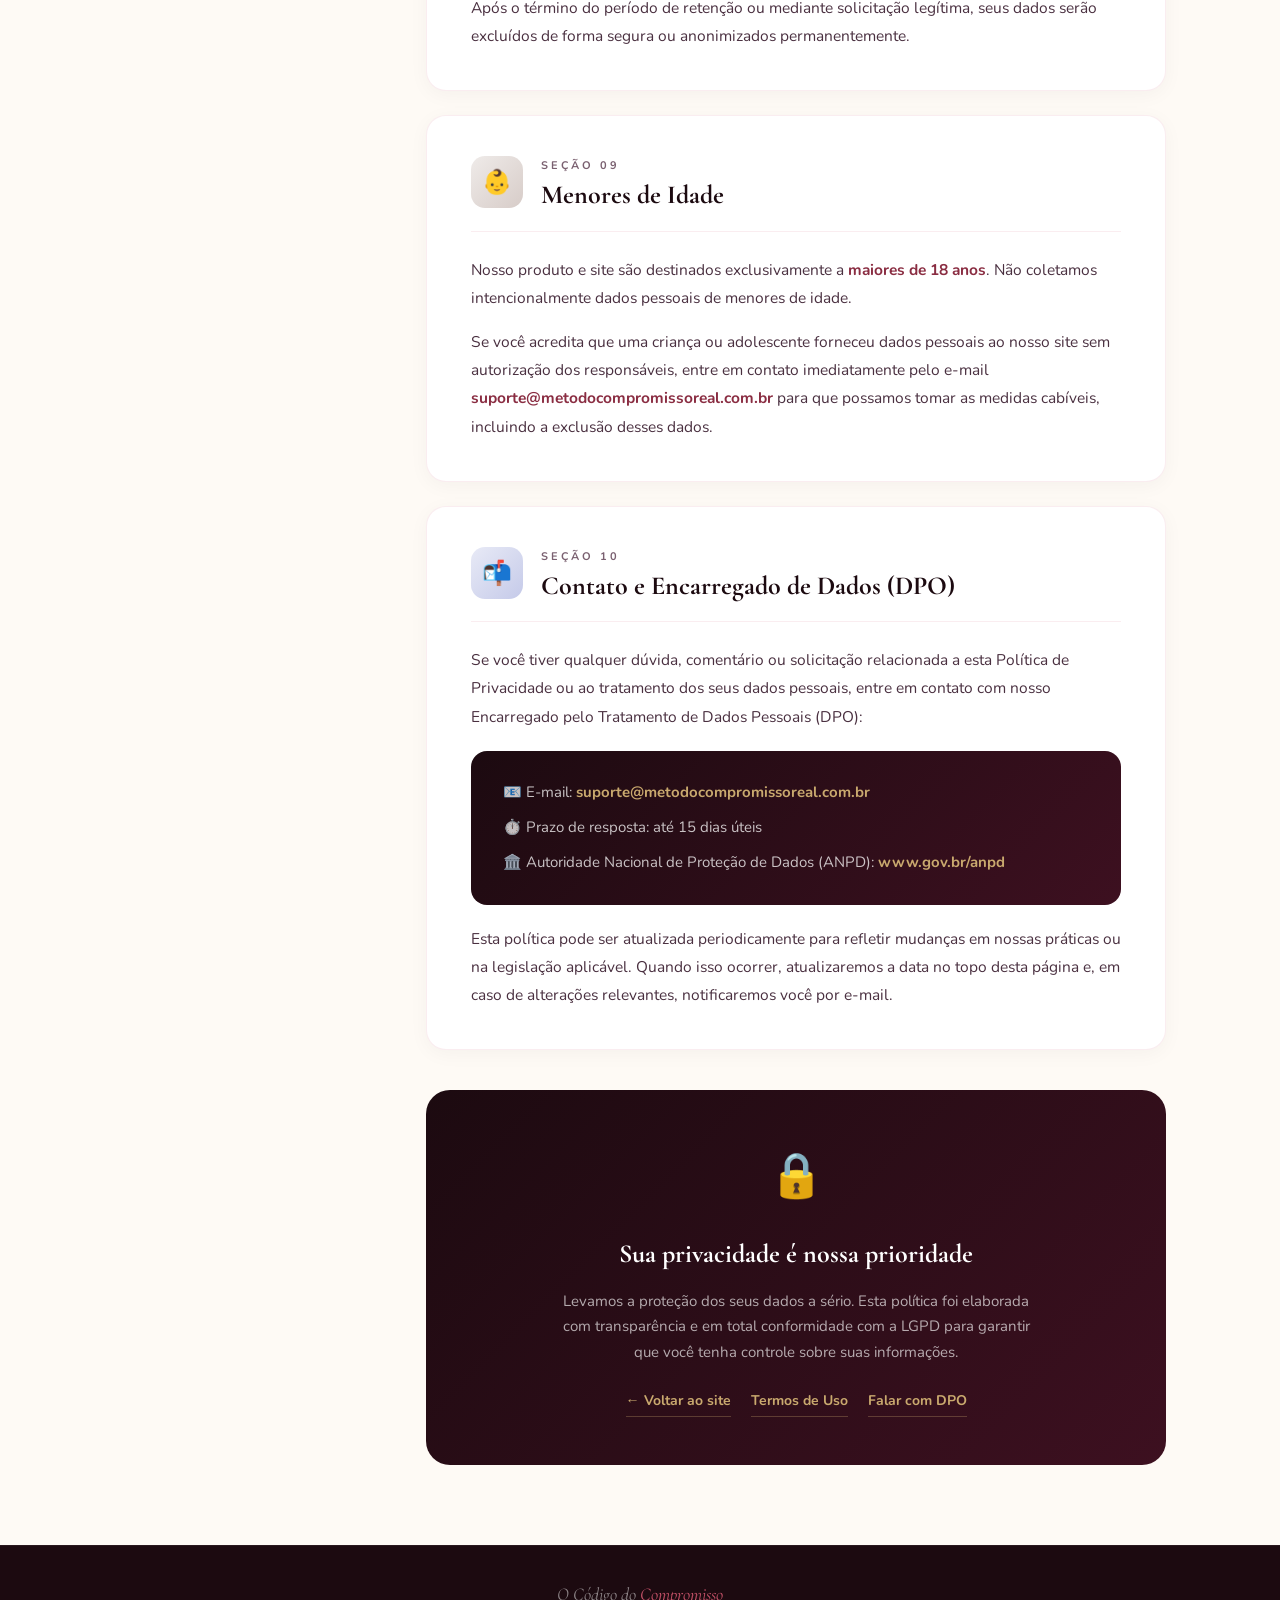
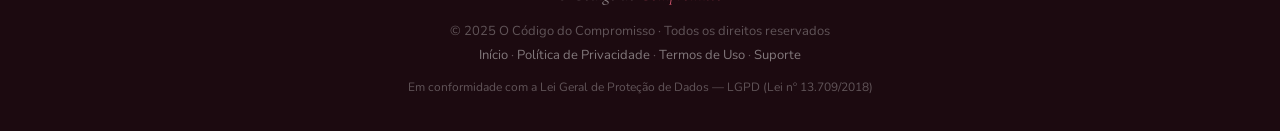
<file: politica/index.html>
<!DOCTYPE html>
<html lang="pt-BR">
<head>
<meta charset="UTF-8">
<meta name="viewport" content="width=device-width, initial-scale=1.0">
<title>Política de Privacidade · O Código do Compromisso</title>
<link href="https://fonts.googleapis.com/css2?family=Cormorant+Garamond:ital,wght@0,400;0,600;0,700;1,400;1,600&family=Nunito:wght@300;400;600;700&display=swap" rel="stylesheet">
<style>
  :root {
    --rose:       #C8536A;
    --rose-dark:  #8A2D42;
    --rose-light: #F9E8EC;
    --gold:       #C9A96E;
    --gold-light: #F5ECD8;
    --cream:      #FEFAF5;
    --deep:       #1C0A10;
    --text:       #3A1E28;
    --muted:      #7A6070;
    --border:     rgba(200,83,106,0.1);
    --white:      #FFFFFF;
  }

  * { margin: 0; padding: 0; box-sizing: border-box; }
  html { scroll-behavior: smooth; }

  body {
    font-family: 'Nunito', sans-serif;
    background: var(--cream);
    color: var(--text);
    overflow-x: hidden;
    line-height: 1.75;
  }

  /* ── HEADER ── */
  header {
    background: linear-gradient(150deg, #1C0A10 0%, #3D1020 60%, #5C1A32 100%);
    padding: 56px 24px 64px;
    text-align: center;
    position: relative;
    overflow: hidden;
  }
  header::before {
    content: '🔒';
    position: absolute;
    font-size: 340px;
    opacity: 0.04;
    right: -40px; top: 50%;
    transform: translateY(-50%);
    pointer-events: none;
    line-height: 1;
  }
  .header-inner { position: relative; z-index: 1; }
  .header-logo {
    font-family: 'Cormorant Garamond', serif;
    font-style: italic;
    font-size: 18px;
    color: rgba(255,255,255,0.5);
    letter-spacing: 1px;
    margin-bottom: 28px;
    display: block;
    text-decoration: none;
  }
  .header-logo span { color: var(--rose); }
  .header-badge {
    display: inline-flex;
    align-items: center;
    gap: 8px;
    background: rgba(200,83,106,0.15);
    border: 1px solid rgba(200,83,106,0.25);
    color: var(--rose);
    font-size: 12px;
    font-weight: 700;
    letter-spacing: 3px;
    text-transform: uppercase;
    padding: 8px 22px;
    border-radius: 50px;
    margin-bottom: 22px;
  }
  header h1 {
    font-family: 'Cormorant Garamond', serif;
    font-size: clamp(34px, 5.5vw, 54px);
    font-weight: 700;
    color: var(--white);
    line-height: 1.15;
    margin-bottom: 16px;
  }
  header h1 em { color: var(--rose); font-style: italic; }
  .header-meta {
    font-size: 14px;
    color: rgba(255,255,255,0.4);
    display: flex;
    justify-content: center;
    gap: 24px;
    flex-wrap: wrap;
    margin-top: 8px;
  }
  .header-meta span { display: flex; align-items: center; gap: 6px; }

  /* ── LAYOUT ── */
  .page-wrap {
    max-width: 1100px;
    margin: 0 auto;
    padding: 64px 24px 80px;
    display: grid;
    grid-template-columns: 260px 1fr;
    gap: 52px;
    align-items: start;
  }
  @media(max-width: 820px) {
    .page-wrap { grid-template-columns: 1fr; gap: 0; }
    .sidebar { display: none; }
  }

  /* ── SIDEBAR ── */
  .sidebar {
    position: sticky;
    top: 32px;
  }
  .sidebar-card {
    background: var(--white);
    border-radius: 20px;
    padding: 28px 24px;
    box-shadow: 0 6px 28px rgba(200,83,106,0.08);
    border: 1px solid var(--border);
  }
  .sidebar-title {
    font-size: 11px;
    font-weight: 700;
    letter-spacing: 3px;
    text-transform: uppercase;
    color: var(--muted);
    margin-bottom: 18px;
  }
  .toc-list { list-style: none; display: flex; flex-direction: column; gap: 4px; }
  .toc-list a {
    display: flex;
    align-items: center;
    gap: 10px;
    font-size: 13.5px;
    color: var(--muted);
    text-decoration: none;
    padding: 9px 12px;
    border-radius: 10px;
    transition: all 0.2s;
    font-weight: 600;
  }
  .toc-list a:hover, .toc-list a.active {
    background: var(--rose-light);
    color: var(--rose-dark);
  }
  .toc-num {
    width: 22px; height: 22px;
    background: var(--rose-light);
    color: var(--rose);
    border-radius: 6px;
    display: flex;
    align-items: center;
    justify-content: center;
    font-size: 11px;
    font-weight: 700;
    flex-shrink: 0;
  }
  .toc-list a:hover .toc-num, .toc-list a.active .toc-num {
    background: var(--rose);
    color: #fff;
  }

  .sidebar-contact {
    margin-top: 20px;
    background: linear-gradient(135deg, var(--rose-light), var(--gold-light));
    border-radius: 16px;
    padding: 20px 18px;
    border: 1px solid rgba(200,83,106,0.12);
  }
  .sidebar-contact .sc-title { font-size: 13px; font-weight: 700; color: var(--deep); margin-bottom: 6px; }
  .sidebar-contact .sc-text { font-size: 12.5px; color: var(--muted); line-height: 1.55; }
  .sidebar-contact a { color: var(--rose-dark); font-weight: 700; text-decoration: none; }
  .sidebar-contact a:hover { text-decoration: underline; }

  /* ── CONTENT ── */
  .content { min-width: 0; }

  .last-updated {
    display: inline-flex;
    align-items: center;
    gap: 8px;
    background: var(--gold-light);
    border: 1px solid rgba(201,169,110,0.25);
    color: #7A5C2A;
    font-size: 13px;
    font-weight: 600;
    padding: 8px 18px;
    border-radius: 50px;
    margin-bottom: 36px;
  }

  .intro-box {
    background: var(--white);
    border-radius: 20px;
    padding: 36px 40px;
    margin-bottom: 40px;
    border-left: 5px solid var(--rose);
    box-shadow: 0 4px 24px rgba(200,83,106,0.06);
  }
  .intro-box p {
    font-size: 16.5px;
    color: var(--text);
    line-height: 1.8;
  }
  .intro-box p + p { margin-top: 14px; }
  .intro-box strong { color: var(--rose-dark); }

  /* SECTIONS */
  .policy-section {
    background: var(--white);
    border-radius: 20px;
    padding: 40px 44px;
    margin-bottom: 24px;
    box-shadow: 0 4px 20px rgba(0,0,0,0.04);
    border: 1px solid var(--border);
    scroll-margin-top: 32px;
  }
  .policy-section:hover {
    box-shadow: 0 8px 36px rgba(200,83,106,0.08);
  }
  .ps-header {
    display: flex;
    align-items: flex-start;
    gap: 18px;
    margin-bottom: 24px;
    padding-bottom: 20px;
    border-bottom: 1px solid var(--border);
  }
  .ps-icon {
    width: 52px; height: 52px;
    border-radius: 14px;
    display: flex;
    align-items: center;
    justify-content: center;
    font-size: 24px;
    flex-shrink: 0;
  }
  .ic1  { background: linear-gradient(135deg, #FFE8EC, #FFD0D8); }
  .ic2  { background: linear-gradient(135deg, #FFF3E0, #FFE0B2); }
  .ic3  { background: linear-gradient(135deg, #E8F5E9, #C8E6C9); }
  .ic4  { background: linear-gradient(135deg, #E3F2FD, #BBDEFB); }
  .ic5  { background: linear-gradient(135deg, #F3E5F5, #E1BEE7); }
  .ic6  { background: linear-gradient(135deg, #FFF8E1, #FFECB3); }
  .ic7  { background: linear-gradient(135deg, #FCE4EC, #F8BBD9); }
  .ic8  { background: linear-gradient(135deg, #E0F7FA, #B2EBF2); }
  .ic9  { background: linear-gradient(135deg, #EFEBE9, #D7CCC8); }
  .ic10 { background: linear-gradient(135deg, #E8EAF6, #C5CAE9); }

  .ps-title-wrap {}
  .ps-num {
    font-size: 11px;
    font-weight: 700;
    letter-spacing: 3px;
    text-transform: uppercase;
    color: var(--muted);
    margin-bottom: 4px;
  }
  .ps-title {
    font-family: 'Cormorant Garamond', serif;
    font-size: clamp(20px, 2.8vw, 26px);
    font-weight: 700;
    color: var(--deep);
    line-height: 1.2;
  }

  .policy-section p {
    font-size: 15.5px;
    color: #4A3040;
    line-height: 1.82;
    margin-bottom: 16px;
  }
  .policy-section p:last-child { margin-bottom: 0; }
  .policy-section strong { color: var(--rose-dark); }

  .policy-section h3 {
    font-family: 'Cormorant Garamond', serif;
    font-size: 18px;
    font-weight: 700;
    color: var(--deep);
    margin: 24px 0 10px;
  }

  .list-clean {
    list-style: none;
    display: flex;
    flex-direction: column;
    gap: 10px;
    margin: 16px 0;
  }
  .list-clean li {
    display: flex;
    align-items: flex-start;
    gap: 12px;
    font-size: 15.5px;
    color: #4A3040;
    line-height: 1.65;
  }
  .list-clean li::before {
    content: '✦';
    color: var(--rose);
    font-size: 12px;
    flex-shrink: 0;
    margin-top: 5px;
  }

  .highlight-box {
    background: linear-gradient(135deg, var(--rose-light), var(--gold-light));
    border-radius: 14px;
    padding: 20px 24px;
    margin: 20px 0;
    border: 1px solid rgba(200,83,106,0.12);
  }
  .highlight-box p {
    font-size: 15px;
    color: var(--rose-dark);
    margin: 0;
    font-weight: 600;
  }

  .contact-block {
    background: linear-gradient(135deg, #1C0A10, #3D1020);
    border-radius: 16px;
    padding: 28px 32px;
    margin-top: 20px;
  }
  .contact-block p { color: rgba(255,255,255,0.75); font-size: 15px; margin-bottom: 8px; }
  .contact-block a { color: var(--gold); font-weight: 700; text-decoration: none; }
  .contact-block a:hover { text-decoration: underline; }

  /* ── FINAL NOTE ── */
  .final-note {
    background: linear-gradient(135deg, var(--deep), #3D1020);
    border-radius: 24px;
    padding: 48px 44px;
    text-align: center;
    margin-top: 40px;
  }
  .final-note .fn-icon { font-size: 44px; margin-bottom: 16px; }
  .final-note h3 {
    font-family: 'Cormorant Garamond', serif;
    font-size: 26px;
    font-weight: 700;
    color: var(--white);
    margin-bottom: 12px;
  }
  .final-note p { font-size: 15px; color: rgba(255,255,255,0.65); line-height: 1.7; max-width: 480px; margin: 0 auto 24px; }
  .fn-links { display: flex; justify-content: center; gap: 20px; flex-wrap: wrap; }
  .fn-links a {
    color: var(--gold);
    font-size: 14px;
    font-weight: 700;
    text-decoration: none;
    border-bottom: 1px solid rgba(201,169,110,0.3);
    padding-bottom: 2px;
    transition: all 0.2s;
  }
  .fn-links a:hover { color: var(--white); border-color: var(--white); }

  /* ── FOOTER ── */
  footer {
    background: var(--deep);
    padding: 32px 24px;
    text-align: center;
    border-top: 1px solid rgba(255,255,255,0.06);
  }
  footer p { color: rgba(255,255,255,0.3); font-size: 13px; line-height: 1.8; }
  footer a { color: rgba(255,255,255,0.45); text-decoration: none; }
  footer a:hover { color: var(--rose); }

  /* ── BACK TO TOP ── */
  #backTop {
    position: fixed;
    bottom: 28px; right: 28px;
    width: 48px; height: 48px;
    background: var(--rose);
    color: #fff;
    border-radius: 50%;
    display: flex;
    align-items: center;
    justify-content: center;
    font-size: 20px;
    cursor: pointer;
    box-shadow: 0 6px 24px rgba(200,83,106,0.4);
    transition: all 0.3s;
    opacity: 0;
    pointer-events: none;
    border: none;
    z-index: 100;
  }
  #backTop.visible { opacity: 1; pointer-events: all; }
  #backTop:hover { transform: translateY(-4px); background: var(--rose-dark); }

  @media(max-width: 600px) {
    .policy-section { padding: 28px 24px; }
    .intro-box { padding: 28px 24px; }
    .final-note { padding: 36px 24px; }
  }
</style>
</head>
<body>

<!-- ── HEADER ── -->
<header>
  <div class="header-inner">
    <a href="index.html" class="header-logo">O Código do <span>Compromisso</span></a>
    <div class="header-badge">🔒 Documento legal</div>
    <h1>Política de <em>Privacidade</em></h1>
    <div class="header-meta">
      <span>📅 Última atualização: Janeiro de 2025</span>
      <span>📋 Versão 1.0</span>
      <span>🇧🇷 Conforme a LGPD</span>
    </div>
  </div>
</header>

<!-- ── BODY ── -->
<div class="page-wrap">

  <!-- SIDEBAR -->
  <aside class="sidebar">
    <div class="sidebar-card">
      <div class="sidebar-title">Índice de seções</div>
      <ul class="toc-list">
        <li><a href="#s1"><span class="toc-num">1</span> Quem somos</a></li>
        <li><a href="#s2"><span class="toc-num">2</span> Dados coletados</a></li>
        <li><a href="#s3"><span class="toc-num">3</span> Como usamos</a></li>
        <li><a href="#s4"><span class="toc-num">4</span> Compartilhamento</a></li>
        <li><a href="#s5"><span class="toc-num">5</span> Cookies</a></li>
        <li><a href="#s6"><span class="toc-num">6</span> Seus direitos</a></li>
        <li><a href="#s7"><span class="toc-num">7</span> Segurança</a></li>
        <li><a href="#s8"><span class="toc-num">8</span> Retenção</a></li>
        <li><a href="#s9"><span class="toc-num">9</span> Menores</a></li>
        <li><a href="#s10"><span class="toc-num">10</span> Contato</a></li>
      </ul>
    </div>

    <div class="sidebar-contact">
      <div class="sc-title">🤝 Dúvidas?</div>
      <p class="sc-text">Entre em contato com nosso encarregado de dados:<br><a href="mailto:suporte@metodocompromissoreal.com.br">suporte@metodocompromissoreal.com.br</a></p>
    </div>
  </aside>

  <!-- CONTENT -->
  <main class="content">

    <div class="last-updated">📅 Atualizado em Janeiro de 2025</div>

    <div class="intro-box">
      <p>A sua privacidade é muito importante para nós. Esta Política de Privacidade descreve como coletamos, usamos, armazenamos e protegemos as suas informações pessoais quando você acessa nosso site, adquire nossos produtos ou interage conosco de qualquer forma.</p>
      <p>Esta política está em conformidade com a <strong>Lei Geral de Proteção de Dados (LGPD — Lei nº 13.709/2018)</strong> e outras legislações aplicáveis. Ao utilizar nosso site ou adquirir nossos produtos, você concorda com os termos descritos abaixo.</p>
    </div>

    <!-- 1 -->
    <div class="policy-section" id="s1">
      <div class="ps-header">
        <div class="ps-icon ic1">🏢</div>
        <div class="ps-title-wrap">
          <div class="ps-num">Seção 01</div>
          <div class="ps-title">Quem Somos (Controlador dos Dados)</div>
        </div>
      </div>
      <p>O responsável pelo tratamento dos seus dados pessoais é o titular do produto <strong>O Código do Compromisso</strong>, doravante denominado simplesmente "nós", "nosso" ou "Empresa".</p>
      <p>Para fins desta política, somos o <strong>Controlador de Dados</strong> conforme definido pela LGPD, ou seja, tomamos as decisões sobre como e por que seus dados são tratados.</p>
      <p>Para entrar em contato conosco a respeito de suas informações pessoais ou desta política, utilize o e-mail: <strong>suporte@metodocompromissoreal.com.br</strong></p>
    </div>

    <!-- 2 -->
    <div class="policy-section" id="s2">
      <div class="ps-header">
        <div class="ps-icon ic2">📋</div>
        <div class="ps-title-wrap">
          <div class="ps-num">Seção 02</div>
          <div class="ps-title">Quais Dados Coletamos</div>
        </div>
      </div>
      <p>Coletamos diferentes tipos de informações dependendo de como você interage conosco:</p>

      <h3>Dados fornecidos diretamente por você</h3>
      <ul class="list-clean">
        <li><strong>Nome completo</strong> — para personalizar sua experiência e emitir documentos fiscais quando aplicável.</li>
        <li><strong>Endereço de e-mail</strong> — para enviar o acesso ao produto adquirido, comunicações sobre sua compra e, com seu consentimento, materiais de marketing.</li>
        <li><strong>CPF</strong> — quando necessário para fins fiscais e de identificação na plataforma de pagamento.</li>
        <li><strong>Dados de pagamento</strong> — processados diretamente pela plataforma de pagamento (não armazenamos dados de cartão de crédito em nossos servidores).</li>
        <li><strong>Mensagens de contato</strong> — quando você nos envia e-mails ou preenche formulários de suporte.</li>
      </ul>

      <h3>Dados coletados automaticamente</h3>
      <ul class="list-clean">
        <li><strong>Endereço IP</strong> e informações sobre seu dispositivo e navegador.</li>
        <li><strong>Páginas visitadas</strong>, tempo de permanência e interações com o site.</li>
        <li><strong>Fonte de acesso</strong> — como você chegou ao nosso site (busca orgânica, anúncio, link direto etc.).</li>
        <li><strong>Cookies e tecnologias similares</strong> — detalhados na seção específica abaixo.</li>
      </ul>

      <div class="highlight-box">
        <p>⚠️ Nunca coletamos dados sensíveis como raça, orientação sexual, saúde ou dados biométricos.</p>
      </div>
    </div>

    <!-- 3 -->
    <div class="policy-section" id="s3">
      <div class="ps-header">
        <div class="ps-icon ic3">⚙️</div>
        <div class="ps-title-wrap">
          <div class="ps-num">Seção 03</div>
          <div class="ps-title">Como Utilizamos Seus Dados</div>
        </div>
      </div>
      <p>Utilizamos suas informações pessoais somente para finalidades legítimas, específicas e informadas. Veja abaixo as finalidades e as bases legais correspondentes previstas na LGPD:</p>

      <ul class="list-clean">
        <li><strong>Entrega do produto adquirido:</strong> envio do e-book e bônus por e-mail após a confirmação de pagamento. Base legal: execução de contrato (Art. 7º, V, LGPD).</li>
        <li><strong>Comunicações sobre a compra:</strong> confirmação de pedido, notas fiscais, atualizações de acesso. Base legal: execução de contrato.</li>
        <li><strong>Suporte ao cliente:</strong> responder suas dúvidas, reclamações e solicitações de reembolso. Base legal: execução de contrato e legítimo interesse.</li>
        <li><strong>E-mail marketing:</strong> com seu consentimento expresso, enviaremos conteúdos relacionados ao tema do produto, novidades e ofertas. Você pode cancelar a qualquer momento. Base legal: consentimento (Art. 7º, I, LGPD).</li>
        <li><strong>Melhoria do site e produtos:</strong> análise de comportamento de navegação para otimizar a experiência. Base legal: legítimo interesse (Art. 7º, IX, LGPD).</li>
        <li><strong>Obrigações legais:</strong> cumprimento de exigências fiscais, contábeis e regulatórias. Base legal: cumprimento de obrigação legal (Art. 7º, II, LGPD).</li>
        <li><strong>Veiculação de anúncios relevantes:</strong> podemos usar dados agregados e anonimizados para otimizar campanhas publicitárias. Base legal: legítimo interesse e consentimento via cookies.</li>
      </ul>
    </div>

    <!-- 4 -->
    <div class="policy-section" id="s4">
      <div class="ps-header">
        <div class="ps-icon ic4">🤝</div>
        <div class="ps-title-wrap">
          <div class="ps-num">Seção 04</div>
          <div class="ps-title">Compartilhamento de Dados</div>
        </div>
      </div>
      <p><strong>Não vendemos, alugamos ou comercializamos seus dados pessoais</strong> com terceiros para fins de marketing sem o seu consentimento explícito.</p>
      <p>Compartilhamos seus dados somente nas seguintes situações e com as seguintes categorias de parceiros:</p>

      <ul class="list-clean">
        <li><strong>Plataformas de pagamento</strong> (ex.: Hotmart, Monetizze, Kiwify ou similar): necessário para processar sua compra com segurança. Essas plataformas possuem suas próprias políticas de privacidade.</li>
        <li><strong>Plataformas de e-mail marketing</strong> (ex.: ActiveCampaign, MailChimp ou similar): para envio de comunicações autorizadas por você.</li>
        <li><strong>Ferramentas de análise</strong> (ex.: Google Analytics): para entender como o site é utilizado, de forma agregada e anonimizada.</li>
        <li><strong>Plataformas de anúncios</strong> (ex.: Meta Ads / Facebook Ads): pixels de conversão para otimização de campanhas, conforme sua preferência de cookies.</li>
        <li><strong>Autoridades públicas:</strong> quando exigido por lei, ordem judicial ou regulamentação aplicável.</li>
      </ul>

      <p>Todos os parceiros com quem compartilhamos dados são contratualmente obrigados a proteger suas informações e utilizá-las apenas para as finalidades autorizadas.</p>
    </div>

    <!-- 5 -->
    <div class="policy-section" id="s5">
      <div class="ps-header">
        <div class="ps-icon ic5">🍪</div>
        <div class="ps-title-wrap">
          <div class="ps-num">Seção 05</div>
          <div class="ps-title">Cookies e Tecnologias de Rastreamento</div>
        </div>
      </div>
      <p>Nosso site utiliza cookies — pequenos arquivos de texto armazenados no seu dispositivo — e tecnologias similares para melhorar sua experiência e entender como o site é utilizado.</p>

      <h3>Tipos de cookies que utilizamos</h3>
      <ul class="list-clean">
        <li><strong>Cookies essenciais:</strong> necessários para o funcionamento básico do site (ex.: carrinho de compras, sessão de login). Não podem ser desativados.</li>
        <li><strong>Cookies analíticos:</strong> coletam informações anônimas sobre como você usa o site para nos ajudar a melhorá-lo (ex.: Google Analytics).</li>
        <li><strong>Cookies de marketing:</strong> usados para exibir anúncios relevantes para você em outras plataformas (ex.: Pixel do Facebook/Meta). Requerem seu consentimento.</li>
        <li><strong>Cookies de preferência:</strong> lembram suas escolhas, como idioma e região.</li>
      </ul>

      <h3>Como gerenciar seus cookies</h3>
      <p>Você pode controlar e/ou excluir cookies a qualquer momento pelas configurações do seu navegador. Ao desativar certos cookies, algumas funcionalidades do site podem ser afetadas. Para saber mais, consulte a documentação do seu navegador.</p>

      <div class="highlight-box">
        <p>🍪 Ao continuar navegando em nosso site sem alterar as configurações, você concorda com o uso de cookies essenciais e analíticos conforme descrito nesta política.</p>
      </div>
    </div>

    <!-- 6 -->
    <div class="policy-section" id="s6">
      <div class="ps-header">
        <div class="ps-icon ic6">⚖️</div>
        <div class="ps-title-wrap">
          <div class="ps-num">Seção 06</div>
          <div class="ps-title">Seus Direitos como Titular dos Dados</div>
        </div>
      </div>
      <p>A LGPD garante a você, como titular dos dados, um conjunto de direitos que podem ser exercidos a qualquer momento. São eles:</p>

      <ul class="list-clean">
        <li><strong>Confirmação e acesso:</strong> solicitar confirmação de que tratamos seus dados e obter uma cópia das informações que temos sobre você.</li>
        <li><strong>Correção:</strong> solicitar a correção de dados incompletos, inexatos ou desatualizados.</li>
        <li><strong>Anonimização, bloqueio ou eliminação:</strong> para dados desnecessários, excessivos ou tratados em desconformidade com a LGPD.</li>
        <li><strong>Portabilidade:</strong> receber seus dados em formato estruturado para transferência a outro fornecedor, quando tecnicamente viável.</li>
        <li><strong>Eliminação:</strong> solicitar a exclusão dos dados tratados com base no seu consentimento.</li>
        <li><strong>Revogação do consentimento:</strong> revogar o consentimento dado a qualquer momento, sem prejuízo dos tratamentos realizados anteriormente.</li>
        <li><strong>Informação sobre compartilhamento:</strong> saber com quais terceiros seus dados foram compartilhados.</li>
        <li><strong>Oposição:</strong> se opor a tratamentos realizados com base em legítimo interesse quando não justificado adequadamente.</li>
        <li><strong>Petição à ANPD:</strong> peticionar perante a Autoridade Nacional de Proteção de Dados (ANPD) em caso de descumprimento desta política.</li>
      </ul>

      <p>Para exercer qualquer um desses direitos, entre em contato conosco pelo e-mail <strong>suporte@metodocompromissoreal.com.br</strong>. Responderemos em até <strong>15 dias úteis</strong>.</p>
    </div>

    <!-- 7 -->
    <div class="policy-section" id="s7">
      <div class="ps-header">
        <div class="ps-icon ic7">🛡️</div>
        <div class="ps-title-wrap">
          <div class="ps-num">Seção 07</div>
          <div class="ps-title">Segurança dos Dados</div>
        </div>
      </div>
      <p>Adotamos medidas técnicas e organizacionais razoáveis para proteger seus dados pessoais contra acesso não autorizado, perda, destruição ou divulgação indevida. Entre as medidas adotadas estão:</p>

      <ul class="list-clean">
        <li>Transmissão de dados criptografada via <strong>protocolo HTTPS/SSL</strong>.</li>
        <li>Acesso restrito aos dados pessoais, limitado a colaboradores e parceiros com necessidade operacional justificada.</li>
        <li>Plataformas de pagamento certificadas com <strong>padrão PCI-DSS</strong> — não armazenamos dados de cartão de crédito.</li>
        <li>Revisão periódica de práticas de segurança e políticas de acesso.</li>
      </ul>

      <p>Embora envidemos todos os esforços para proteger suas informações, nenhum sistema de segurança é 100% infalível. Em caso de incidente de segurança que possa afetar seus direitos, notificaremos você e a ANPD conforme exigido pela LGPD.</p>
    </div>

    <!-- 8 -->
    <div class="policy-section" id="s8">
      <div class="ps-header">
        <div class="ps-icon ic8">📦</div>
        <div class="ps-title-wrap">
          <div class="ps-num">Seção 08</div>
          <div class="ps-title">Retenção e Exclusão dos Dados</div>
        </div>
      </div>
      <p>Mantemos seus dados pessoais pelo tempo necessário para cumprir as finalidades descritas nesta política, observando sempre os requisitos legais aplicáveis:</p>

      <ul class="list-clean">
        <li><strong>Dados de compra e fiscais:</strong> mantidos por no mínimo 5 anos, conforme exigência da legislação tributária brasileira.</li>
        <li><strong>Dados de e-mail marketing:</strong> mantidos enquanto você não revogar o consentimento ou solicitar descadastramento.</li>
        <li><strong>Dados de navegação (analytics):</strong> mantidos de forma anonimizada por até 26 meses.</li>
        <li><strong>Solicitações de suporte:</strong> mantidas por até 2 anos após o encerramento do atendimento.</li>
      </ul>

      <p>Após o término do período de retenção ou mediante solicitação legítima, seus dados serão excluídos de forma segura ou anonimizados permanentemente.</p>
    </div>

    <!-- 9 -->
    <div class="policy-section" id="s9">
      <div class="ps-header">
        <div class="ps-icon ic9">👶</div>
        <div class="ps-title-wrap">
          <div class="ps-num">Seção 09</div>
          <div class="ps-title">Menores de Idade</div>
        </div>
      </div>
      <p>Nosso produto e site são destinados exclusivamente a <strong>maiores de 18 anos</strong>. Não coletamos intencionalmente dados pessoais de menores de idade.</p>
      <p>Se você acredita que uma criança ou adolescente forneceu dados pessoais ao nosso site sem autorização dos responsáveis, entre em contato imediatamente pelo e-mail <strong>suporte@metodocompromissoreal.com.br</strong> para que possamos tomar as medidas cabíveis, incluindo a exclusão desses dados.</p>
    </div>

    <!-- 10 -->
    <div class="policy-section" id="s10">
      <div class="ps-header">
        <div class="ps-icon ic10">📬</div>
        <div class="ps-title-wrap">
          <div class="ps-num">Seção 10</div>
          <div class="ps-title">Contato e Encarregado de Dados (DPO)</div>
        </div>
      </div>
      <p>Se você tiver qualquer dúvida, comentário ou solicitação relacionada a esta Política de Privacidade ou ao tratamento dos seus dados pessoais, entre em contato com nosso Encarregado pelo Tratamento de Dados Pessoais (DPO):</p>

      <div class="contact-block">
        <p>📧 E-mail: <a href="mailto:suporte@metodocompromissoreal.com.br">suporte@metodocompromissoreal.com.br</a></p>
        <p>⏱️ Prazo de resposta: até 15 dias úteis</p>
        <p>🏛️ Autoridade Nacional de Proteção de Dados (ANPD): <a href="https://www.gov.br/anpd" target="_blank" rel="noopener">www.gov.br/anpd</a></p>
      </div>

      <p style="margin-top:20px;">Esta política pode ser atualizada periodicamente para refletir mudanças em nossas práticas ou na legislação aplicável. Quando isso ocorrer, atualizaremos a data no topo desta página e, em caso de alterações relevantes, notificaremos você por e-mail.</p>
    </div>

    <!-- FINAL NOTE -->
    <div class="final-note">
      <div class="fn-icon">🔒</div>
      <h3>Sua privacidade é nossa prioridade</h3>
      <p>Levamos a proteção dos seus dados a sério. Esta política foi elaborada com transparência e em total conformidade com a LGPD para garantir que você tenha controle sobre suas informações.</p>
      <div class="fn-links">
        <a href="https://metodocompromissoreal.com.br/">← Voltar ao site</a>
        <a href="https://metodocompromissoreal.com.br/termodeuso">Termos de Uso</a>
        <a href="mailto:suporte@metodocompromissoreal.com.br">Falar com DPO</a>
      </div>
    </div>

  </main>
</div>

<!-- FOOTER -->
<footer>
  <div style="max-width:900px;margin:0 auto;">
    <p style="font-family:'Cormorant Garamond',serif;font-style:italic;color:rgba(255,255,255,0.5);font-size:18px;margin-bottom:10px;">O Código do <span style="color:#C8536A;">Compromisso</span></p>
    <p>© 2025 O Código do Compromisso · Todos os direitos reservados<br>
    <a href="index.html">Início</a> · <a href="politica.html">Política de Privacidade</a> · <a href="termos.html">Termos de Uso</a> · <a href="mailto:suporte@metodocompromissoreal.com.br">Suporte</a></p>
    <p style="margin-top:10px;font-size:12px;">Em conformidade com a Lei Geral de Proteção de Dados — LGPD (Lei nº 13.709/2018)</p>
  </div>
</footer>

<!-- BACK TO TOP -->
<button id="backTop" onclick="window.scrollTo({top:0,behavior:'smooth'})">↑</button>

<script>
  // Back to top
  window.addEventListener('scroll', () => {
    document.getElementById('backTop').classList.toggle('visible', window.scrollY > 400);
  });

  // TOC active highlight
  const sections = document.querySelectorAll('.policy-section');
  const links = document.querySelectorAll('.toc-list a');
  const observer = new IntersectionObserver(entries => {
    entries.forEach(e => {
      if(e.isIntersecting){
        links.forEach(l => l.classList.remove('active'));
        const active = document.querySelector(`.toc-list a[href="#${e.target.id}"]`);
        if(active) active.classList.add('active');
      }
    });
  }, { threshold: 0.4 });
  sections.forEach(s => observer.observe(s));
</script>

</body>
</html>
</file>
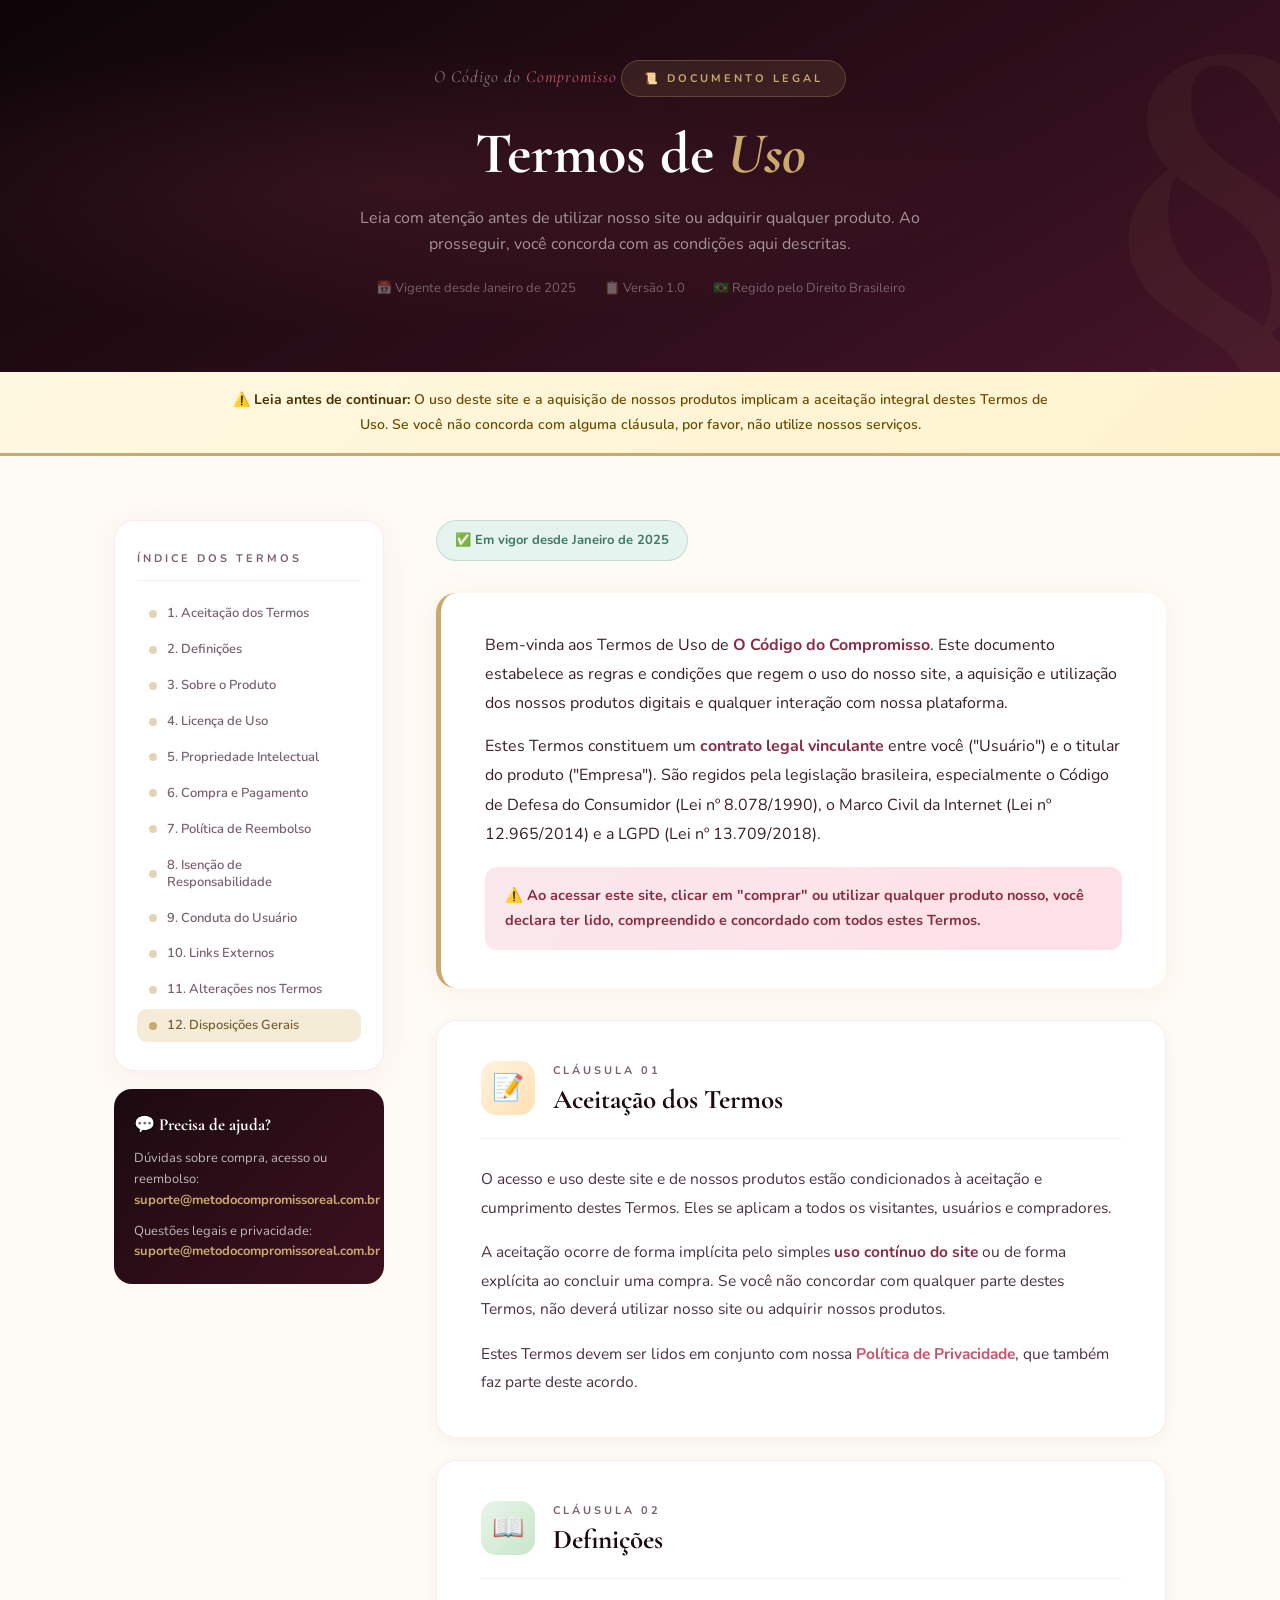
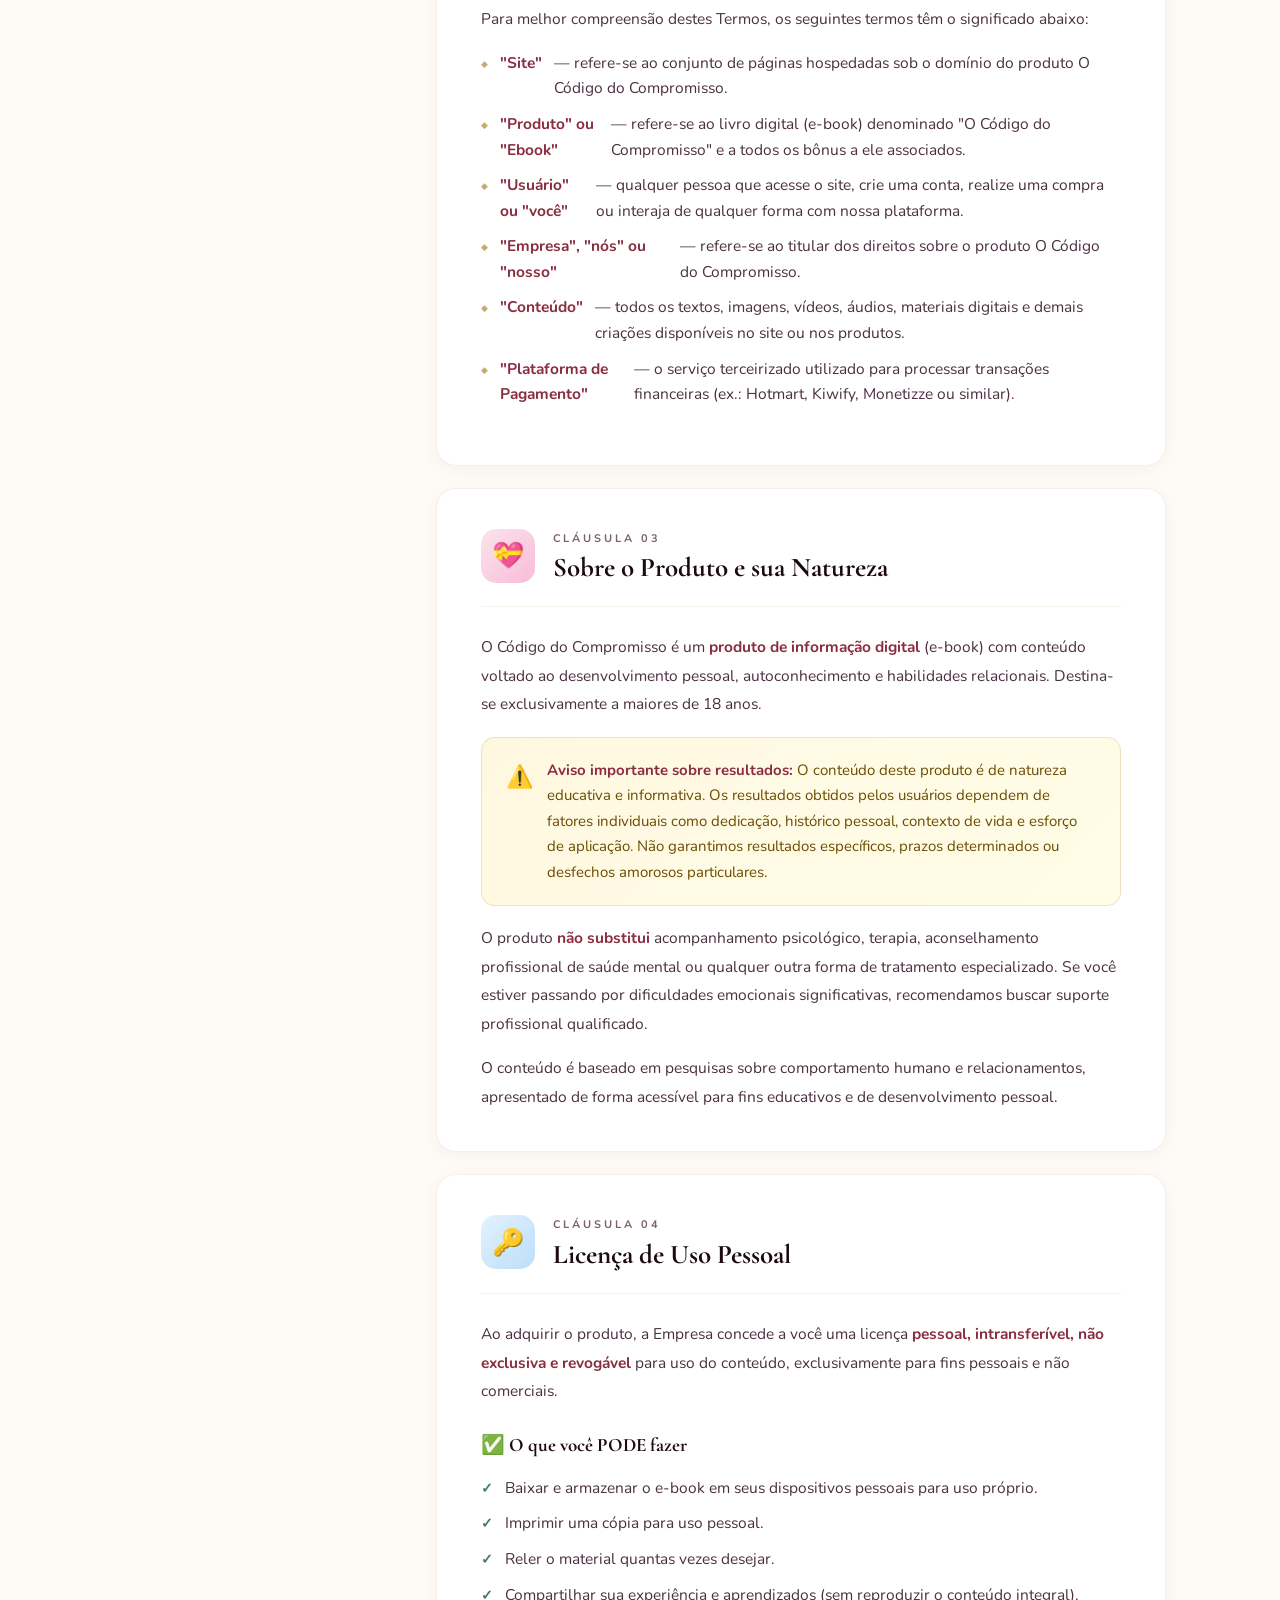
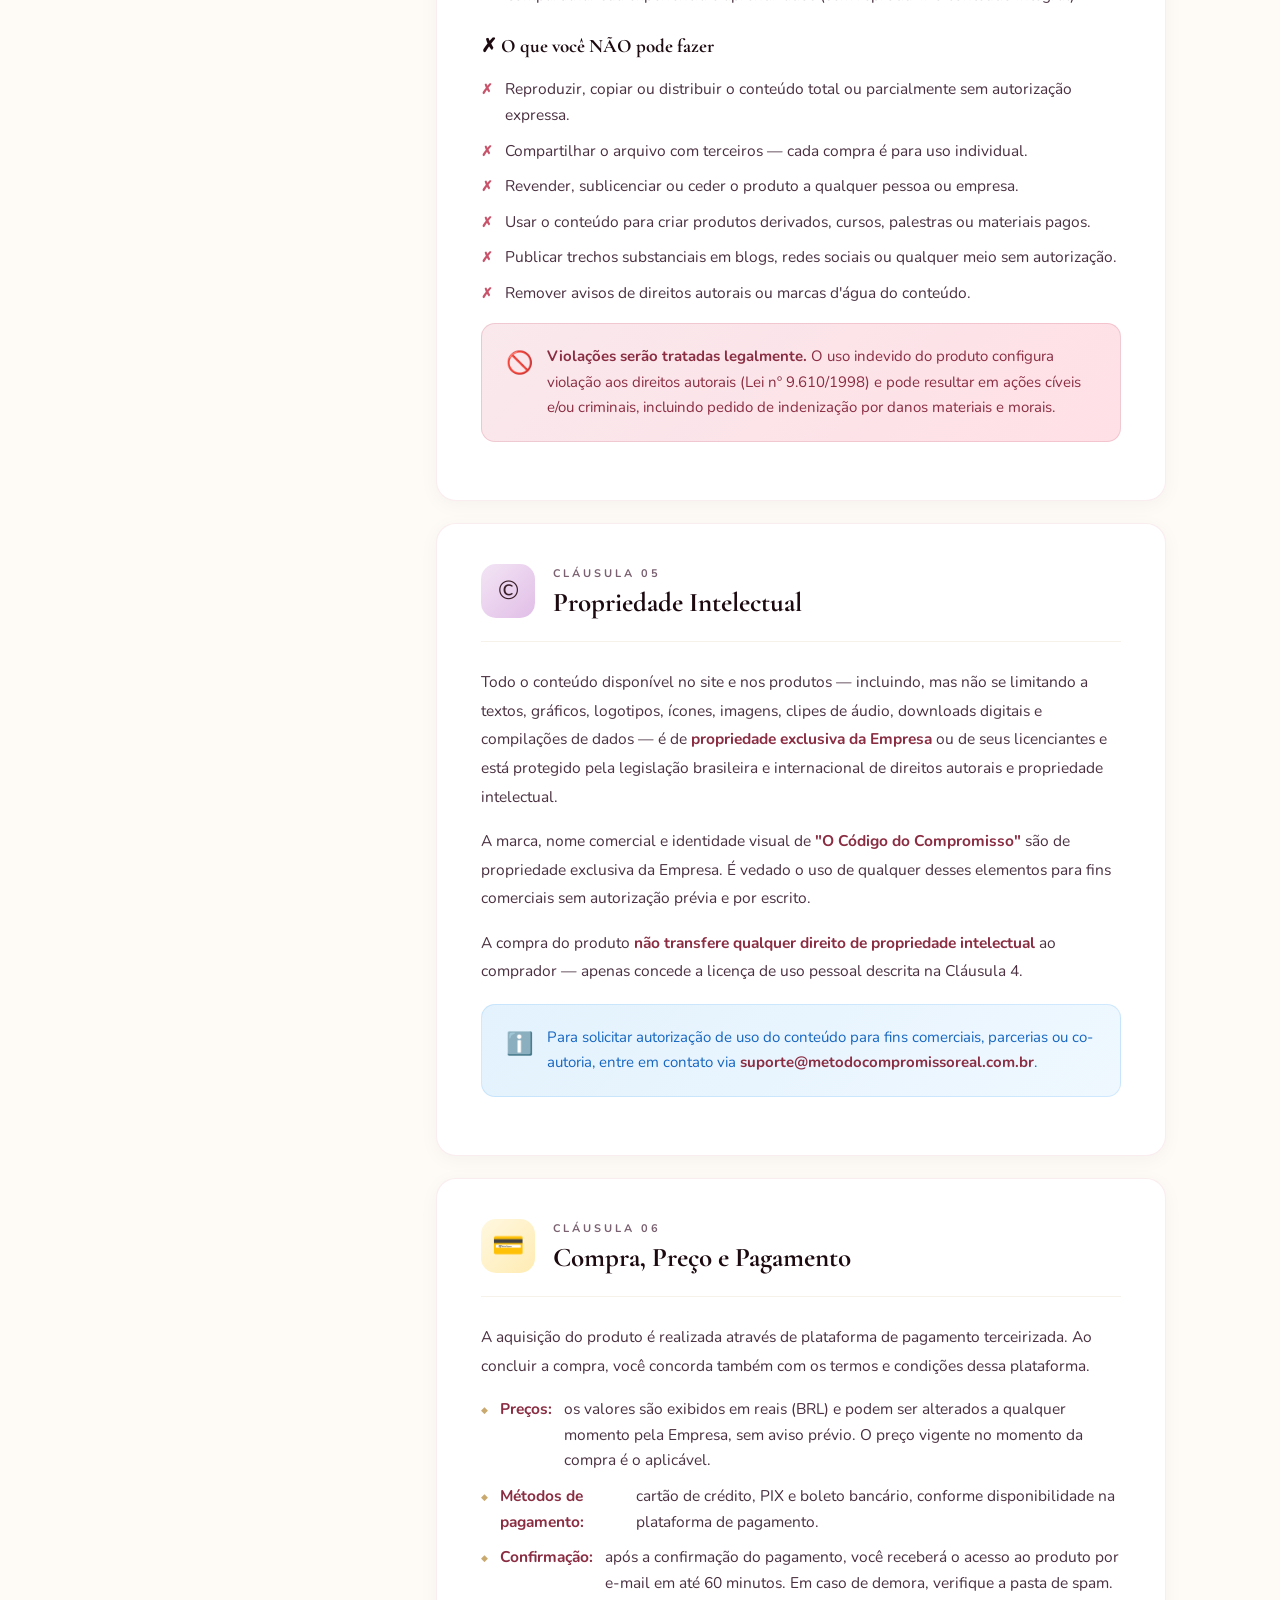
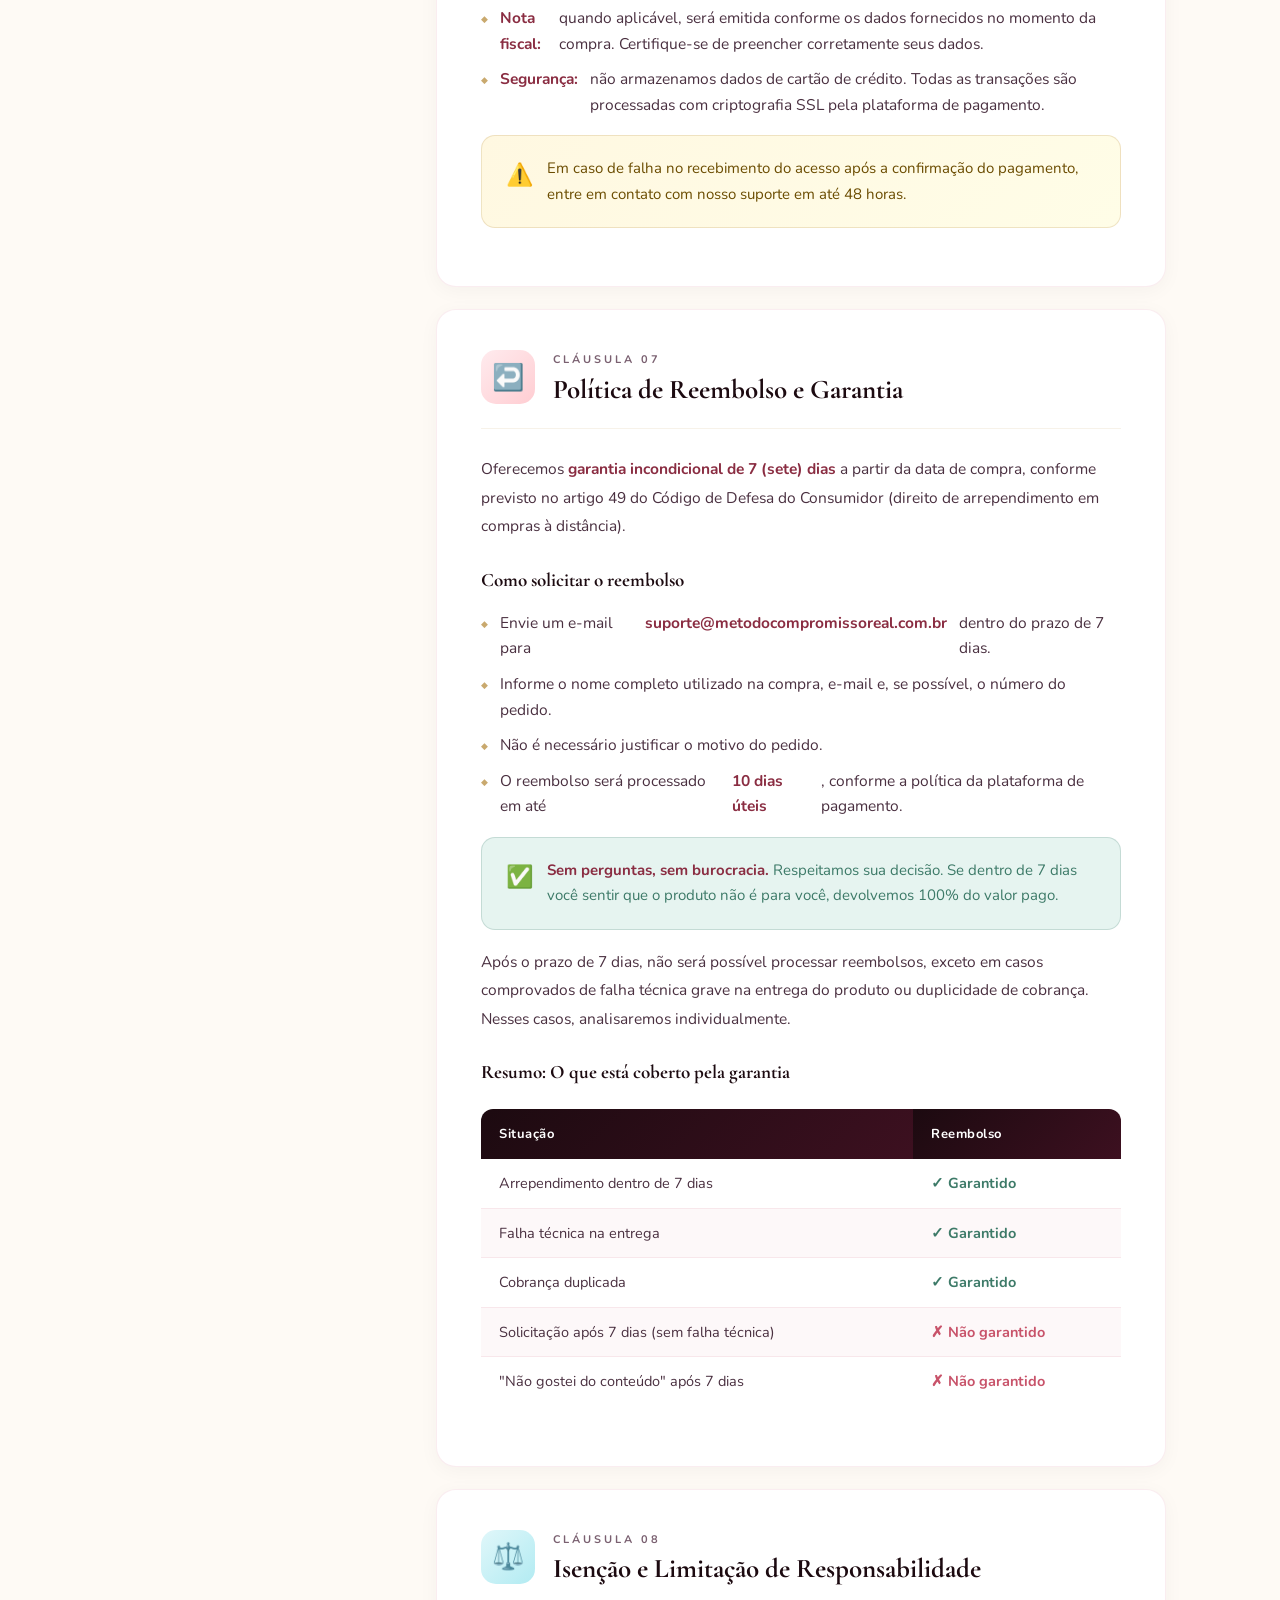
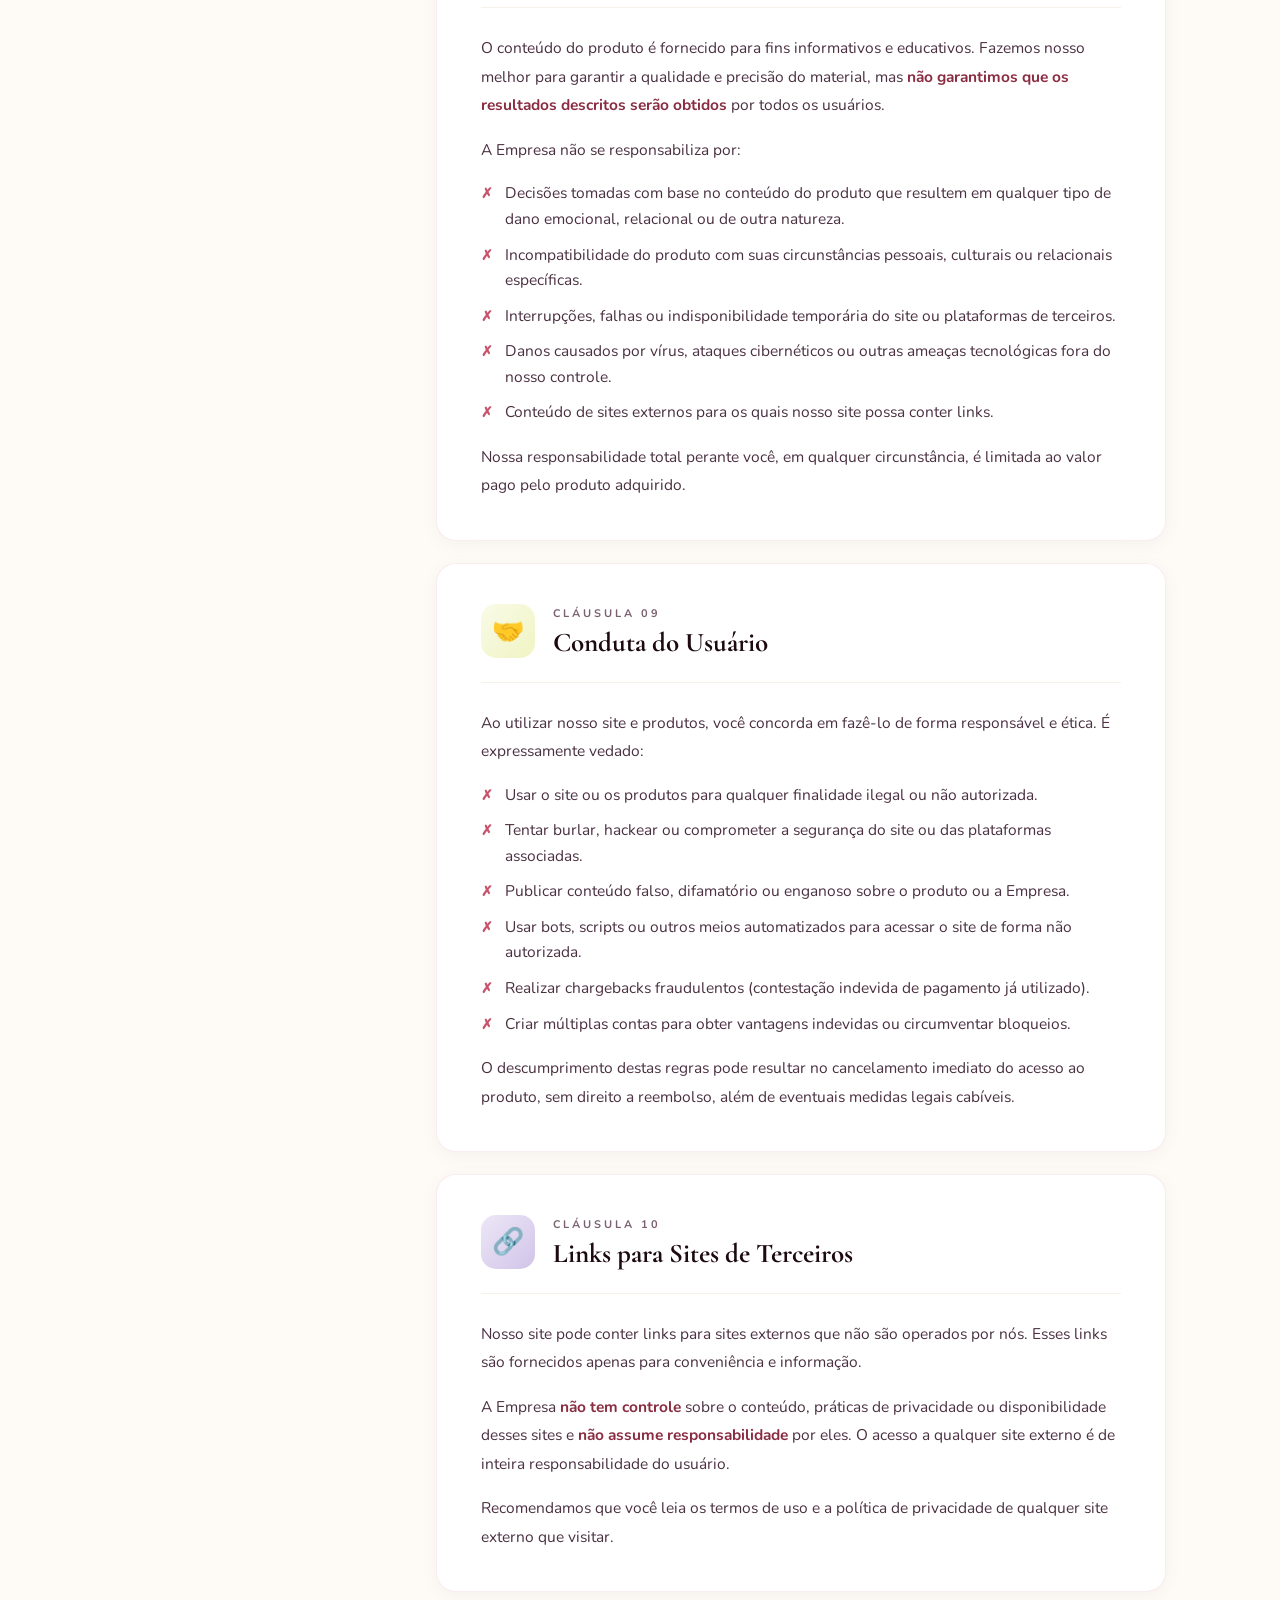
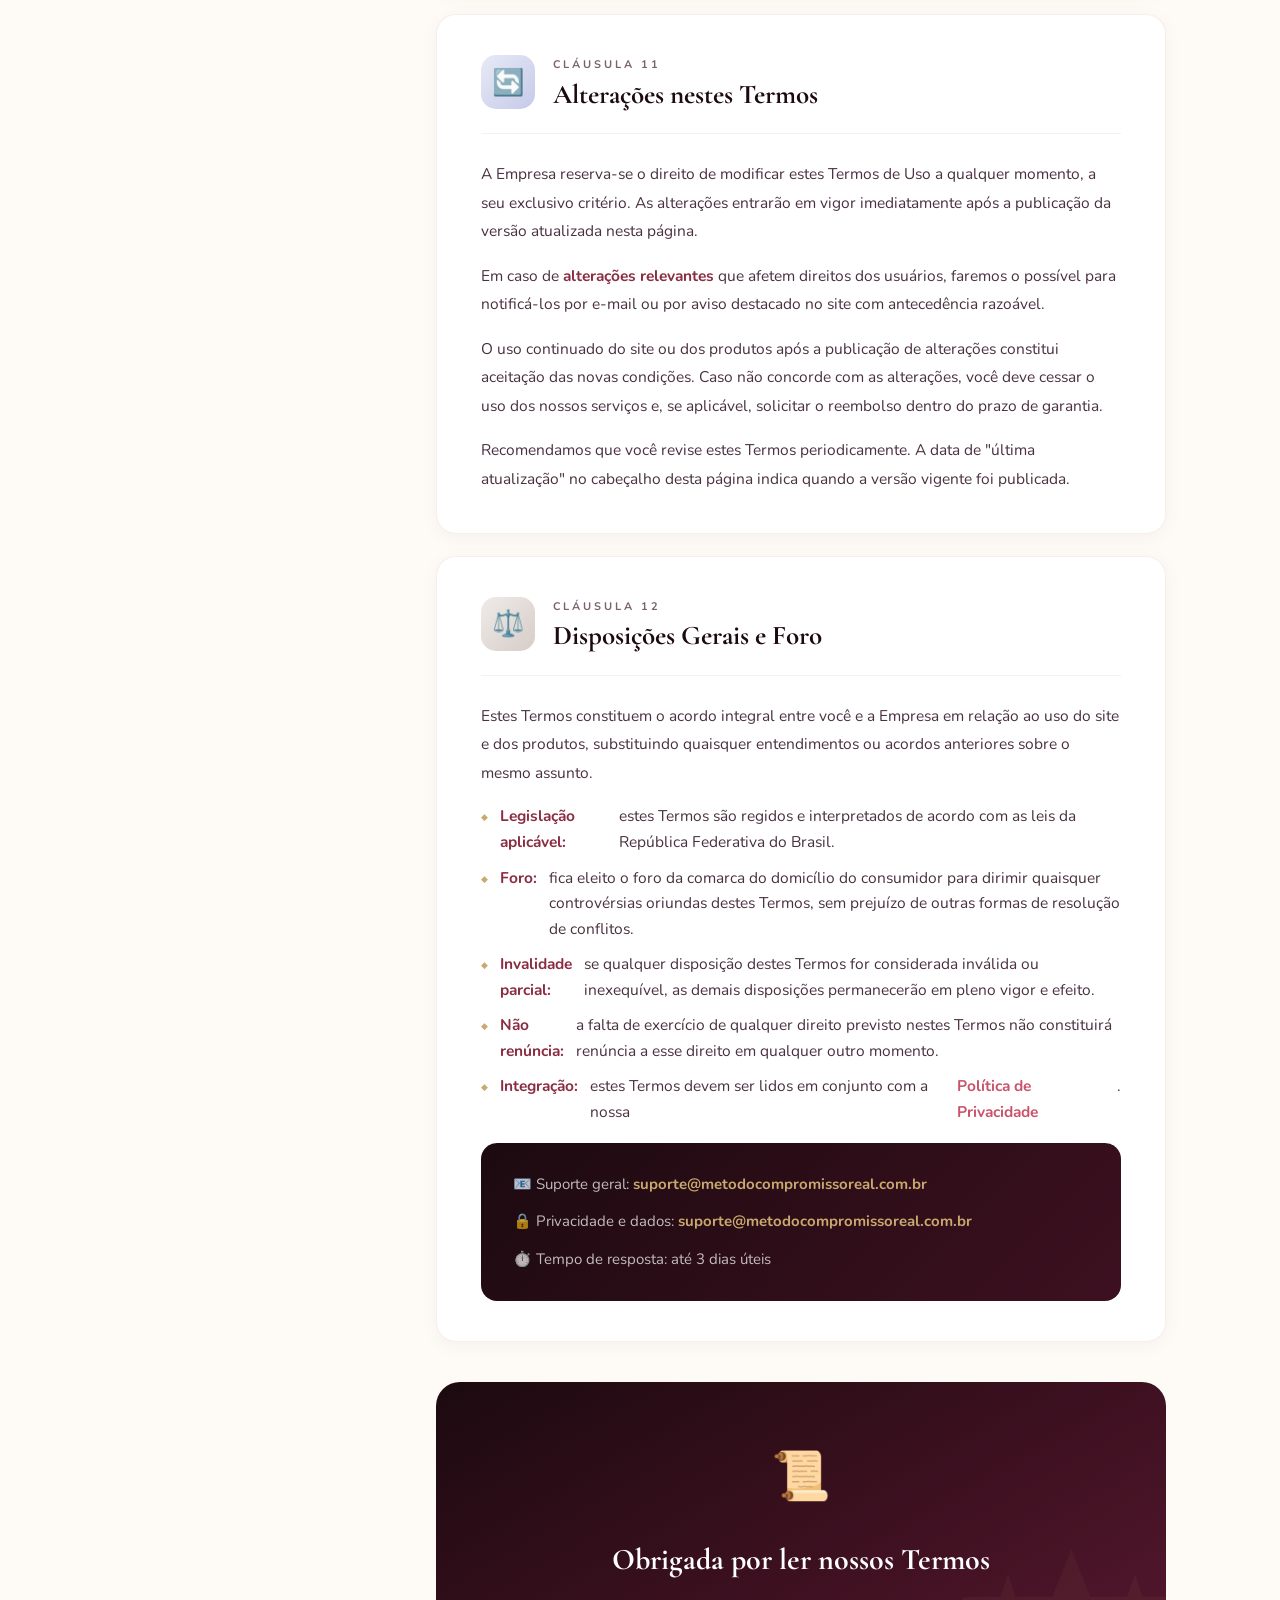
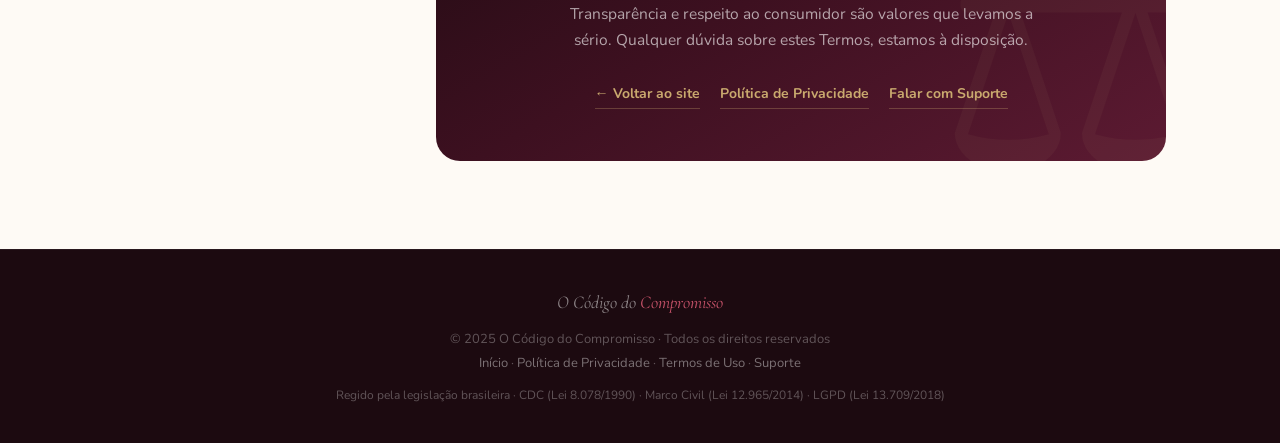
<file: termodeuso/index.html>
<!DOCTYPE html>
<html lang="pt-BR">
<head>
<meta charset="UTF-8">
<meta name="viewport" content="width=device-width, initial-scale=1.0">
<title>Termos de Uso · O Código do Compromisso</title>
<link href="https://fonts.googleapis.com/css2?family=Cormorant+Garamond:ital,wght@0,400;0,600;0,700;1,400;1,600&family=Nunito:wght@300;400;600;700&display=swap" rel="stylesheet">
<style>
  :root {
    --rose:        #C8536A;
    --rose-dark:   #8A2D42;
    --rose-light:  #F9E8EC;
    --gold:        #C9A96E;
    --gold-light:  #F5ECD8;
    --cream:       #FEFAF5;
    --deep:        #1C0A10;
    --text:        #3A1E28;
    --muted:       #7A6070;
    --border:      rgba(200,83,106,0.1);
    --white:       #FFFFFF;
    --green:       #3D7A68;
    --green-light: #E6F4F0;
  }

  * { margin: 0; padding: 0; box-sizing: border-box; }
  html { scroll-behavior: smooth; }

  body {
    font-family: 'Nunito', sans-serif;
    background: var(--cream);
    color: var(--text);
    overflow-x: hidden;
    line-height: 1.75;
  }

  /* ══ HEADER ══ */
  header {
    background: linear-gradient(150deg, #0D0508 0%, #2A0D18 55%, #451528 100%);
    padding: 60px 24px 72px;
    text-align: center;
    position: relative;
    overflow: hidden;
  }
  header::before {
    content: '§';
    position: absolute;
    font-family: 'Cormorant Garamond', serif;
    font-size: 520px;
    font-weight: 700;
    color: rgba(201,169,110,0.05);
    right: -60px; top: 50%;
    transform: translateY(-50%);
    line-height: 1;
    pointer-events: none;
  }
  header::after {
    content: '';
    position: absolute;
    inset: 0;
    background: radial-gradient(ellipse 70% 55% at 30% 50%, rgba(200,83,106,0.12) 0%, transparent 70%);
  }
  .header-inner { position: relative; z-index: 1; }

  .brand-link {
    font-family: 'Cormorant Garamond', serif;
    font-style: italic;
    font-size: 17px;
    color: rgba(255,255,255,0.45);
    letter-spacing: 1px;
    margin-bottom: 30px;
    display: inline-block;
    text-decoration: none;
    transition: color 0.2s;
  }
  .brand-link:hover { color: var(--rose); }
  .brand-link span { color: var(--rose); }

  .header-pill {
    display: inline-flex;
    align-items: center;
    gap: 8px;
    background: rgba(201,169,110,0.12);
    border: 1px solid rgba(201,169,110,0.28);
    color: var(--gold);
    font-size: 11px;
    font-weight: 700;
    letter-spacing: 3px;
    text-transform: uppercase;
    padding: 8px 22px;
    border-radius: 50px;
    margin-bottom: 22px;
  }

  header h1 {
    font-family: 'Cormorant Garamond', serif;
    font-size: clamp(36px, 6vw, 58px);
    font-weight: 700;
    color: var(--white);
    line-height: 1.12;
    margin-bottom: 18px;
  }
  header h1 em { color: var(--gold); font-style: italic; }

  .header-desc {
    font-size: 16px;
    color: rgba(255,255,255,0.55);
    max-width: 560px;
    margin: 0 auto 20px;
    line-height: 1.65;
  }

  .header-meta {
    display: flex;
    justify-content: center;
    gap: 28px;
    flex-wrap: wrap;
    font-size: 13px;
    color: rgba(255,255,255,0.35);
  }
  .header-meta span { display: flex; align-items: center; gap: 6px; }

  /* ══ ALERT BANNER ══ */
  .alert-banner {
    background: linear-gradient(135deg, #FFF8E1, #FFF3CD);
    border-bottom: 3px solid var(--gold);
    padding: 16px 24px;
    text-align: center;
  }
  .alert-banner p {
    font-size: 14px;
    color: #6B4C00;
    font-weight: 600;
    max-width: 820px;
    margin: 0 auto;
  }
  .alert-banner strong { color: #4A3300; }

  /* ══ LAYOUT ══ */
  .page-wrap {
    max-width: 1100px;
    margin: 0 auto;
    padding: 64px 24px 88px;
    display: grid;
    grid-template-columns: 270px 1fr;
    gap: 52px;
    align-items: start;
  }
  @media(max-width: 840px) {
    .page-wrap { grid-template-columns: 1fr; }
    .sidebar   { display: none; }
  }

  /* ══ SIDEBAR ══ */
  .sidebar { position: sticky; top: 28px; }

  .sidebar-nav {
    background: var(--white);
    border-radius: 20px;
    padding: 28px 22px;
    box-shadow: 0 6px 28px rgba(200,83,106,0.07);
    border: 1px solid var(--border);
    margin-bottom: 18px;
  }
  .nav-label {
    font-size: 11px;
    font-weight: 700;
    letter-spacing: 3px;
    text-transform: uppercase;
    color: var(--muted);
    margin-bottom: 16px;
    padding-bottom: 12px;
    border-bottom: 1px solid var(--border);
  }
  .toc { list-style: none; display: flex; flex-direction: column; gap: 3px; }
  .toc a {
    display: flex;
    align-items: center;
    gap: 10px;
    font-size: 13px;
    color: var(--muted);
    text-decoration: none;
    padding: 8px 12px;
    border-radius: 10px;
    transition: all 0.22s;
    font-weight: 600;
    line-height: 1.3;
  }
  .toc a:hover, .toc a.active {
    background: var(--gold-light);
    color: #7A5C2A;
  }
  .toc-dot {
    width: 8px; height: 8px;
    border-radius: 50%;
    background: var(--gold);
    flex-shrink: 0;
    opacity: 0.5;
    transition: opacity 0.2s;
  }
  .toc a:hover .toc-dot, .toc a.active .toc-dot { opacity: 1; }

  .sidebar-info {
    background: linear-gradient(135deg, var(--deep), #3D1020);
    border-radius: 18px;
    padding: 22px 20px;
    color: rgba(255,255,255,0.7);
    font-size: 13px;
    line-height: 1.6;
  }
  .sidebar-info .si-title {
    font-family: 'Cormorant Garamond', serif;
    font-size: 17px;
    font-weight: 700;
    color: var(--white);
    margin-bottom: 10px;
  }
  .sidebar-info a { color: var(--gold); font-weight: 700; text-decoration: none; }
  .sidebar-info a:hover { text-decoration: underline; }

  /* ══ CONTENT ══ */
  .content { min-width: 0; }

  .update-chip {
    display: inline-flex;
    align-items: center;
    gap: 8px;
    background: var(--green-light);
    border: 1px solid rgba(61,122,104,0.2);
    color: var(--green);
    font-size: 13px;
    font-weight: 700;
    padding: 8px 18px;
    border-radius: 50px;
    margin-bottom: 32px;
  }

  .preamble {
    background: var(--white);
    border-radius: 20px;
    padding: 38px 44px;
    margin-bottom: 32px;
    border-left: 5px solid var(--gold);
    box-shadow: 0 4px 24px rgba(201,169,110,0.1);
  }
  .preamble p { font-size: 16px; color: var(--text); line-height: 1.82; }
  .preamble p + p { margin-top: 14px; }
  .preamble strong { color: var(--rose-dark); }
  .preamble .accept-note {
    margin-top: 18px;
    background: linear-gradient(135deg, var(--rose-light), #FFE0E6);
    border-radius: 12px;
    padding: 16px 20px;
    font-size: 14.5px;
    color: var(--rose-dark);
    font-weight: 700;
    display: flex;
    align-items: flex-start;
    gap: 10px;
  }

  /* TERM SECTIONS */
  .term-section {
    background: var(--white);
    border-radius: 20px;
    padding: 40px 44px;
    margin-bottom: 22px;
    box-shadow: 0 4px 20px rgba(0,0,0,0.04);
    border: 1px solid var(--border);
    scroll-margin-top: 28px;
    transition: box-shadow 0.3s;
  }
  .term-section:hover { box-shadow: 0 10px 40px rgba(200,83,106,0.09); }

  .ts-header {
    display: flex;
    align-items: flex-start;
    gap: 18px;
    margin-bottom: 26px;
    padding-bottom: 22px;
    border-bottom: 1px solid rgba(201,169,110,0.15);
  }
  .ts-icon {
    width: 54px; height: 54px;
    border-radius: 15px;
    display: flex;
    align-items: center;
    justify-content: center;
    font-size: 26px;
    flex-shrink: 0;
  }
  .i1  { background: linear-gradient(135deg, #FFF3E0, #FFE0B2); }
  .i2  { background: linear-gradient(135deg, #E8F5E9, #C8E6C9); }
  .i3  { background: linear-gradient(135deg, #FCE4EC, #F8BBD9); }
  .i4  { background: linear-gradient(135deg, #E3F2FD, #BBDEFB); }
  .i5  { background: linear-gradient(135deg, #F3E5F5, #E1BEE7); }
  .i6  { background: linear-gradient(135deg, #FFF8E1, #FFECB3); }
  .i7  { background: linear-gradient(135deg, #FFEBEE, #FFCDD2); }
  .i8  { background: linear-gradient(135deg, #E0F7FA, #B2EBF2); }
  .i9  { background: linear-gradient(135deg, #F9FBE7, #F0F4C3); }
  .i10 { background: linear-gradient(135deg, #EDE7F6, #D1C4E9); }
  .i11 { background: linear-gradient(135deg, #E8EAF6, #C5CAE9); }
  .i12 { background: linear-gradient(135deg, #EFEBE9, #D7CCC8); }

  .ts-meta {}
  .ts-num {
    font-size: 11px;
    font-weight: 700;
    letter-spacing: 3px;
    text-transform: uppercase;
    color: var(--muted);
    margin-bottom: 4px;
  }
  .ts-title {
    font-family: 'Cormorant Garamond', serif;
    font-size: clamp(20px, 2.8vw, 27px);
    font-weight: 700;
    color: var(--deep);
    line-height: 1.2;
  }

  .term-section p {
    font-size: 15.5px;
    color: #4A3040;
    line-height: 1.84;
    margin-bottom: 16px;
  }
  .term-section p:last-child { margin-bottom: 0; }
  .term-section strong { color: var(--rose-dark); }
  .term-section a { color: var(--rose); font-weight: 700; text-decoration: none; }
  .term-section a:hover { text-decoration: underline; }

  .term-section h3 {
    font-family: 'Cormorant Garamond', serif;
    font-size: 19px;
    font-weight: 700;
    color: var(--deep);
    margin: 22px 0 10px;
  }

  .ul-clean {
    list-style: none;
    display: flex;
    flex-direction: column;
    gap: 10px;
    margin: 14px 0 18px;
  }
  .ul-clean li {
    display: flex;
    align-items: flex-start;
    gap: 12px;
    font-size: 15.5px;
    color: #4A3040;
    line-height: 1.65;
  }
  .ul-clean li::before {
    content: '◆';
    color: var(--gold);
    font-size: 9px;
    flex-shrink: 0;
    margin-top: 7px;
  }

  .ul-forbidden {
    list-style: none;
    display: flex;
    flex-direction: column;
    gap: 10px;
    margin: 14px 0 18px;
  }
  .ul-forbidden li {
    display: flex;
    align-items: flex-start;
    gap: 12px;
    font-size: 15.5px;
    color: #4A3040;
    line-height: 1.65;
  }
  .ul-forbidden li::before {
    content: '✗';
    color: var(--rose);
    font-weight: 700;
    font-size: 14px;
    flex-shrink: 0;
    margin-top: 2px;
  }

  .ul-allowed li::before {
    content: '✓';
    color: var(--green);
    font-weight: 700;
    font-size: 14px;
    flex-shrink: 0;
    margin-top: 2px;
  }

  .callout {
    border-radius: 14px;
    padding: 20px 24px;
    margin: 18px 0;
    display: flex;
    gap: 14px;
    align-items: flex-start;
  }
  .callout-warning {
    background: linear-gradient(135deg, #FFF8E1, #FFFDE7);
    border: 1px solid rgba(201,169,110,0.3);
  }
  .callout-danger {
    background: linear-gradient(135deg, var(--rose-light), #FFE0E6);
    border: 1px solid rgba(200,83,106,0.2);
  }
  .callout-info {
    background: linear-gradient(135deg, #E3F2FD, #EFF8FF);
    border: 1px solid rgba(33,150,243,0.15);
  }
  .callout-success {
    background: var(--green-light);
    border: 1px solid rgba(61,122,104,0.2);
  }
  .callout-icon { font-size: 22px; flex-shrink: 0; }
  .callout-body { font-size: 15px; line-height: 1.7; }
  .callout-warning .callout-body { color: #6B4C00; }
  .callout-danger .callout-body  { color: var(--rose-dark); }
  .callout-info .callout-body    { color: #1565C0; }
  .callout-success .callout-body { color: var(--green); }
  .callout-body strong { font-weight: 700; }

  .contact-card {
    background: linear-gradient(135deg, var(--deep), #3D1020);
    border-radius: 16px;
    padding: 28px 32px;
    margin-top: 18px;
  }
  .contact-card p { color: rgba(255,255,255,0.72); font-size: 15px; margin-bottom: 10px; }
  .contact-card p:last-child { margin-bottom: 0; }
  .contact-card a { color: var(--gold); font-weight: 700; text-decoration: none; }
  .contact-card a:hover { text-decoration: underline; }

  /* ══ SUMMARY TABLE ══ */
  .summary-table {
    width: 100%;
    border-collapse: collapse;
    margin: 20px 0;
    font-size: 14.5px;
  }
  .summary-table th {
    background: linear-gradient(135deg, var(--deep), #3D1020);
    color: var(--white);
    padding: 14px 18px;
    text-align: left;
    font-weight: 700;
    font-size: 13px;
    letter-spacing: 0.5px;
  }
  .summary-table th:first-child { border-radius: 12px 0 0 0; }
  .summary-table th:last-child  { border-radius: 0 12px 0 0; }
  .summary-table td {
    padding: 13px 18px;
    border-bottom: 1px solid var(--border);
    color: #4A3040;
    line-height: 1.55;
    vertical-align: top;
  }
  .summary-table tr:last-child td { border-bottom: none; }
  .summary-table tr:nth-child(even) td { background: rgba(249,232,236,0.3); }
  .summary-table .ok  { color: var(--green); font-weight: 700; }
  .summary-table .no  { color: var(--rose);  font-weight: 700; }

  /* ══ FINAL BLOCK ══ */
  .final-block {
    background: linear-gradient(150deg, var(--deep), #3D1020, #5C1A32);
    border-radius: 24px;
    padding: 52px 44px;
    text-align: center;
    margin-top: 40px;
    position: relative;
    overflow: hidden;
  }
  .final-block::before {
    content: '⚖';
    position: absolute;
    font-size: 300px;
    color: rgba(201,169,110,0.05);
    right: -40px; bottom: -60px;
    line-height: 1;
    pointer-events: none;
  }
  .final-block .fb-inner { position: relative; z-index: 1; }
  .final-block .fb-icon  { font-size: 48px; margin-bottom: 16px; }
  .final-block h3 {
    font-family: 'Cormorant Garamond', serif;
    font-size: 30px;
    font-weight: 700;
    color: var(--white);
    margin-bottom: 14px;
  }
  .final-block p { font-size: 15.5px; color: rgba(255,255,255,0.62); line-height: 1.7; max-width: 500px; margin: 0 auto 28px; }
  .fb-links { display: flex; justify-content: center; gap: 20px; flex-wrap: wrap; }
  .fb-links a {
    color: var(--gold);
    font-size: 14px;
    font-weight: 700;
    text-decoration: none;
    border-bottom: 1px solid rgba(201,169,110,0.3);
    padding-bottom: 2px;
    transition: all 0.2s;
  }
  .fb-links a:hover { color: var(--white); border-color: rgba(255,255,255,0.5); }

  /* ══ FOOTER ══ */
  footer {
    background: var(--deep);
    padding: 36px 24px;
    text-align: center;
    border-top: 1px solid rgba(255,255,255,0.06);
  }
  footer p { color: rgba(255,255,255,0.3); font-size: 13px; line-height: 1.8; }
  footer a { color: rgba(255,255,255,0.42); text-decoration: none; }
  footer a:hover { color: var(--rose); }

  /* ══ BACK TO TOP ══ */
  #backTop {
    position: fixed;
    bottom: 28px; right: 28px;
    width: 48px; height: 48px;
    background: var(--gold);
    color: var(--deep);
    border-radius: 50%;
    display: flex;
    align-items: center;
    justify-content: center;
    font-size: 20px;
    font-weight: 700;
    cursor: pointer;
    box-shadow: 0 6px 24px rgba(201,169,110,0.45);
    transition: all 0.3s;
    opacity: 0;
    pointer-events: none;
    border: none;
    z-index: 100;
  }
  #backTop.visible { opacity: 1; pointer-events: all; }
  #backTop:hover   { transform: translateY(-4px); background: var(--rose); color: #fff; }

  /* ══ RESPONSIVE ══ */
  @media(max-width: 600px) {
    .term-section { padding: 28px 22px; }
    .preamble     { padding: 28px 22px; }
    .final-block  { padding: 36px 22px; }
    .summary-table { font-size: 13px; }
    .summary-table td, .summary-table th { padding: 10px 12px; }
  }
</style>
</head>
<body>

<!-- ══ HEADER ══ -->
<header>
  <div class="header-inner">
    <a href="index.html" class="brand-link">O Código do <span>Compromisso</span></a>
    <div class="header-pill">📜 Documento Legal</div>
    <h1>Termos de <em>Uso</em></h1>
    <p class="header-desc">Leia com atenção antes de utilizar nosso site ou adquirir qualquer produto. Ao prosseguir, você concorda com as condições aqui descritas.</p>
    <div class="header-meta">
      <span>📅 Vigente desde Janeiro de 2025</span>
      <span>📋 Versão 1.0</span>
      <span>🇧🇷 Regido pelo Direito Brasileiro</span>
    </div>
  </div>
</header>

<!-- ══ ALERT ══ -->
<div class="alert-banner">
  <p>⚠️ <strong>Leia antes de continuar:</strong> O uso deste site e a aquisição de nossos produtos implicam a aceitação integral destes Termos de Uso. Se você não concorda com alguma cláusula, por favor, não utilize nossos serviços.</p>
</div>

<!-- ══ PAGE ══ -->
<div class="page-wrap">

  <!-- SIDEBAR -->
  <aside class="sidebar">
    <div class="sidebar-nav">
      <div class="nav-label">Índice dos Termos</div>
      <ul class="toc">
        <li><a href="#t1"><span class="toc-dot"></span>1. Aceitação dos Termos</a></li>
        <li><a href="#t2"><span class="toc-dot"></span>2. Definições</a></li>
        <li><a href="#t3"><span class="toc-dot"></span>3. Sobre o Produto</a></li>
        <li><a href="#t4"><span class="toc-dot"></span>4. Licença de Uso</a></li>
        <li><a href="#t5"><span class="toc-dot"></span>5. Propriedade Intelectual</a></li>
        <li><a href="#t6"><span class="toc-dot"></span>6. Compra e Pagamento</a></li>
        <li><a href="#t7"><span class="toc-dot"></span>7. Política de Reembolso</a></li>
        <li><a href="#t8"><span class="toc-dot"></span>8. Isenção de Responsabilidade</a></li>
        <li><a href="#t9"><span class="toc-dot"></span>9. Conduta do Usuário</a></li>
        <li><a href="#t10"><span class="toc-dot"></span>10. Links Externos</a></li>
        <li><a href="#t11"><span class="toc-dot"></span>11. Alterações nos Termos</a></li>
        <li><a href="#t12"><span class="toc-dot"></span>12. Disposições Gerais</a></li>
      </ul>
    </div>

    <div class="sidebar-info">
      <div class="si-title">💬 Precisa de ajuda?</div>
      <p>Dúvidas sobre compra, acesso ou reembolso:</p>
      <p><a href="mailto:suporte@metodocompromissoreal.com.br">suporte@metodocompromissoreal.com.br</a></p>
      <p style="margin-top:10px;">Questões legais e privacidade:</p>
      <p><a href="mailto:suporte@metodocompromissoreal.com.br">suporte@metodocompromissoreal.com.br</a></p>
    </div>
  </aside>

  <!-- CONTENT -->
  <main class="content">

    <div class="update-chip">✅ Em vigor desde Janeiro de 2025</div>

    <!-- PREÂMBULO -->
    <div class="preamble">
      <p>Bem-vinda aos Termos de Uso de <strong>O Código do Compromisso</strong>. Este documento estabelece as regras e condições que regem o uso do nosso site, a aquisição e utilização dos nossos produtos digitais e qualquer interação com nossa plataforma.</p>
      <p>Estes Termos constituem um <strong>contrato legal vinculante</strong> entre você ("Usuário") e o titular do produto ("Empresa"). São regidos pela legislação brasileira, especialmente o Código de Defesa do Consumidor (Lei nº 8.078/1990), o Marco Civil da Internet (Lei nº 12.965/2014) e a LGPD (Lei nº 13.709/2018).</p>
      <div class="accept-note">
        ⚠️ Ao acessar este site, clicar em "comprar" ou utilizar qualquer produto nosso, você declara ter lido, compreendido e concordado com todos estes Termos.
      </div>
    </div>

    <!-- 1. ACEITAÇÃO -->
    <div class="term-section" id="t1">
      <div class="ts-header">
        <div class="ts-icon i1">📝</div>
        <div class="ts-meta">
          <div class="ts-num">Cláusula 01</div>
          <div class="ts-title">Aceitação dos Termos</div>
        </div>
      </div>
      <p>O acesso e uso deste site e de nossos produtos estão condicionados à aceitação e cumprimento destes Termos. Eles se aplicam a todos os visitantes, usuários e compradores.</p>
      <p>A aceitação ocorre de forma implícita pelo simples <strong>uso contínuo do site</strong> ou de forma explícita ao concluir uma compra. Se você não concordar com qualquer parte destes Termos, não deverá utilizar nosso site ou adquirir nossos produtos.</p>
      <p>Estes Termos devem ser lidos em conjunto com nossa <a href="politica.html">Política de Privacidade</a>, que também faz parte deste acordo.</p>
    </div>

    <!-- 2. DEFINIÇÕES -->
    <div class="term-section" id="t2">
      <div class="ts-header">
        <div class="ts-icon i2">📖</div>
        <div class="ts-meta">
          <div class="ts-num">Cláusula 02</div>
          <div class="ts-title">Definições</div>
        </div>
      </div>
      <p>Para melhor compreensão destes Termos, os seguintes termos têm o significado abaixo:</p>
      <ul class="ul-clean">
        <li><strong>"Site"</strong> — refere-se ao conjunto de páginas hospedadas sob o domínio do produto O Código do Compromisso.</li>
        <li><strong>"Produto" ou "Ebook"</strong> — refere-se ao livro digital (e-book) denominado "O Código do Compromisso" e a todos os bônus a ele associados.</li>
        <li><strong>"Usuário" ou "você"</strong> — qualquer pessoa que acesse o site, crie uma conta, realize uma compra ou interaja de qualquer forma com nossa plataforma.</li>
        <li><strong>"Empresa", "nós" ou "nosso"</strong> — refere-se ao titular dos direitos sobre o produto O Código do Compromisso.</li>
        <li><strong>"Conteúdo"</strong> — todos os textos, imagens, vídeos, áudios, materiais digitais e demais criações disponíveis no site ou nos produtos.</li>
        <li><strong>"Plataforma de Pagamento"</strong> — o serviço terceirizado utilizado para processar transações financeiras (ex.: Hotmart, Kiwify, Monetizze ou similar).</li>
      </ul>
    </div>

    <!-- 3. PRODUTO -->
    <div class="term-section" id="t3">
      <div class="ts-header">
        <div class="ts-icon i3">💝</div>
        <div class="ts-meta">
          <div class="ts-num">Cláusula 03</div>
          <div class="ts-title">Sobre o Produto e sua Natureza</div>
        </div>
      </div>
      <p>O Código do Compromisso é um <strong>produto de informação digital</strong> (e-book) com conteúdo voltado ao desenvolvimento pessoal, autoconhecimento e habilidades relacionais. Destina-se exclusivamente a maiores de 18 anos.</p>

      <div class="callout callout-warning">
        <span class="callout-icon">⚠️</span>
        <div class="callout-body"><strong>Aviso importante sobre resultados:</strong> O conteúdo deste produto é de natureza educativa e informativa. Os resultados obtidos pelos usuários dependem de fatores individuais como dedicação, histórico pessoal, contexto de vida e esforço de aplicação. Não garantimos resultados específicos, prazos determinados ou desfechos amorosos particulares.</div>
      </div>

      <p>O produto <strong>não substitui</strong> acompanhamento psicológico, terapia, aconselhamento profissional de saúde mental ou qualquer outra forma de tratamento especializado. Se você estiver passando por dificuldades emocionais significativas, recomendamos buscar suporte profissional qualificado.</p>
      <p>O conteúdo é baseado em pesquisas sobre comportamento humano e relacionamentos, apresentado de forma acessível para fins educativos e de desenvolvimento pessoal.</p>
    </div>

    <!-- 4. LICENÇA -->
    <div class="term-section" id="t4">
      <div class="ts-header">
        <div class="ts-icon i4">🔑</div>
        <div class="ts-meta">
          <div class="ts-num">Cláusula 04</div>
          <div class="ts-title">Licença de Uso Pessoal</div>
        </div>
      </div>
      <p>Ao adquirir o produto, a Empresa concede a você uma licença <strong>pessoal, intransferível, não exclusiva e revogável</strong> para uso do conteúdo, exclusivamente para fins pessoais e não comerciais.</p>

      <h3>✅ O que você PODE fazer</h3>
      <ul class="ul-clean ul-allowed">
        <li>Baixar e armazenar o e-book em seus dispositivos pessoais para uso próprio.</li>
        <li>Imprimir uma cópia para uso pessoal.</li>
        <li>Reler o material quantas vezes desejar.</li>
        <li>Compartilhar sua experiência e aprendizados (sem reproduzir o conteúdo integral).</li>
      </ul>

      <h3>✗ O que você NÃO pode fazer</h3>
      <ul class="ul-forbidden">
        <li>Reproduzir, copiar ou distribuir o conteúdo total ou parcialmente sem autorização expressa.</li>
        <li>Compartilhar o arquivo com terceiros — cada compra é para uso individual.</li>
        <li>Revender, sublicenciar ou ceder o produto a qualquer pessoa ou empresa.</li>
        <li>Usar o conteúdo para criar produtos derivados, cursos, palestras ou materiais pagos.</li>
        <li>Publicar trechos substanciais em blogs, redes sociais ou qualquer meio sem autorização.</li>
        <li>Remover avisos de direitos autorais ou marcas d'água do conteúdo.</li>
      </ul>

      <div class="callout callout-danger">
        <span class="callout-icon">🚫</span>
        <div class="callout-body"><strong>Violações serão tratadas legalmente.</strong> O uso indevido do produto configura violação aos direitos autorais (Lei nº 9.610/1998) e pode resultar em ações cíveis e/ou criminais, incluindo pedido de indenização por danos materiais e morais.</div>
      </div>
    </div>

    <!-- 5. PROPRIEDADE INTELECTUAL -->
    <div class="term-section" id="t5">
      <div class="ts-header">
        <div class="ts-icon i5">©️</div>
        <div class="ts-meta">
          <div class="ts-num">Cláusula 05</div>
          <div class="ts-title">Propriedade Intelectual</div>
        </div>
      </div>
      <p>Todo o conteúdo disponível no site e nos produtos — incluindo, mas não se limitando a textos, gráficos, logotipos, ícones, imagens, clipes de áudio, downloads digitais e compilações de dados — é de <strong>propriedade exclusiva da Empresa</strong> ou de seus licenciantes e está protegido pela legislação brasileira e internacional de direitos autorais e propriedade intelectual.</p>

      <p>A marca, nome comercial e identidade visual de <strong>"O Código do Compromisso"</strong> são de propriedade exclusiva da Empresa. É vedado o uso de qualquer desses elementos para fins comerciais sem autorização prévia e por escrito.</p>

      <p>A compra do produto <strong>não transfere qualquer direito de propriedade intelectual</strong> ao comprador — apenas concede a licença de uso pessoal descrita na Cláusula 4.</p>

      <div class="callout callout-info">
        <span class="callout-icon">ℹ️</span>
        <div class="callout-body">Para solicitar autorização de uso do conteúdo para fins comerciais, parcerias ou co-autoria, entre em contato via <strong>suporte@metodocompromissoreal.com.br</strong>.</div>
      </div>
    </div>

    <!-- 6. COMPRA E PAGAMENTO -->
    <div class="term-section" id="t6">
      <div class="ts-header">
        <div class="ts-icon i6">💳</div>
        <div class="ts-meta">
          <div class="ts-num">Cláusula 06</div>
          <div class="ts-title">Compra, Preço e Pagamento</div>
        </div>
      </div>
      <p>A aquisição do produto é realizada através de plataforma de pagamento terceirizada. Ao concluir a compra, você concorda também com os termos e condições dessa plataforma.</p>

      <ul class="ul-clean">
        <li><strong>Preços:</strong> os valores são exibidos em reais (BRL) e podem ser alterados a qualquer momento pela Empresa, sem aviso prévio. O preço vigente no momento da compra é o aplicável.</li>
        <li><strong>Métodos de pagamento:</strong> cartão de crédito, PIX e boleto bancário, conforme disponibilidade na plataforma de pagamento.</li>
        <li><strong>Confirmação:</strong> após a confirmação do pagamento, você receberá o acesso ao produto por e-mail em até 60 minutos. Em caso de demora, verifique a pasta de spam.</li>
        <li><strong>Nota fiscal:</strong> quando aplicável, será emitida conforme os dados fornecidos no momento da compra. Certifique-se de preencher corretamente seus dados.</li>
        <li><strong>Segurança:</strong> não armazenamos dados de cartão de crédito. Todas as transações são processadas com criptografia SSL pela plataforma de pagamento.</li>
      </ul>

      <div class="callout callout-warning">
        <span class="callout-icon">⚠️</span>
        <div class="callout-body">Em caso de falha no recebimento do acesso após a confirmação do pagamento, entre em contato com nosso suporte em até 48 horas.</div>
      </div>
    </div>

    <!-- 7. REEMBOLSO -->
    <div class="term-section" id="t7">
      <div class="ts-header">
        <div class="ts-icon i7">↩️</div>
        <div class="ts-meta">
          <div class="ts-num">Cláusula 07</div>
          <div class="ts-title">Política de Reembolso e Garantia</div>
        </div>
      </div>
      <p>Oferecemos <strong>garantia incondicional de 7 (sete) dias</strong> a partir da data de compra, conforme previsto no artigo 49 do Código de Defesa do Consumidor (direito de arrependimento em compras à distância).</p>

      <h3>Como solicitar o reembolso</h3>
      <ul class="ul-clean">
        <li>Envie um e-mail para <strong>suporte@metodocompromissoreal.com.br</strong> dentro do prazo de 7 dias.</li>
        <li>Informe o nome completo utilizado na compra, e-mail e, se possível, o número do pedido.</li>
        <li>Não é necessário justificar o motivo do pedido.</li>
        <li>O reembolso será processado em até <strong>10 dias úteis</strong>, conforme a política da plataforma de pagamento.</li>
      </ul>

      <div class="callout callout-success">
        <span class="callout-icon">✅</span>
        <div class="callout-body"><strong>Sem perguntas, sem burocracia.</strong> Respeitamos sua decisão. Se dentro de 7 dias você sentir que o produto não é para você, devolvemos 100% do valor pago.</div>
      </div>

      <p>Após o prazo de 7 dias, não será possível processar reembolsos, exceto em casos comprovados de falha técnica grave na entrega do produto ou duplicidade de cobrança. Nesses casos, analisaremos individualmente.</p>

      <h3>Resumo: O que está coberto pela garantia</h3>
      <table class="summary-table">
        <thead>
          <tr>
            <th>Situação</th>
            <th>Reembolso</th>
          </tr>
        </thead>
        <tbody>
          <tr>
            <td>Arrependimento dentro de 7 dias</td>
            <td class="ok">✓ Garantido</td>
          </tr>
          <tr>
            <td>Falha técnica na entrega</td>
            <td class="ok">✓ Garantido</td>
          </tr>
          <tr>
            <td>Cobrança duplicada</td>
            <td class="ok">✓ Garantido</td>
          </tr>
          <tr>
            <td>Solicitação após 7 dias (sem falha técnica)</td>
            <td class="no">✗ Não garantido</td>
          </tr>
          <tr>
            <td>"Não gostei do conteúdo" após 7 dias</td>
            <td class="no">✗ Não garantido</td>
          </tr>
        </tbody>
      </table>
    </div>

    <!-- 8. ISENÇÃO -->
    <div class="term-section" id="t8">
      <div class="ts-header">
        <div class="ts-icon i8">⚖️</div>
        <div class="ts-meta">
          <div class="ts-num">Cláusula 08</div>
          <div class="ts-title">Isenção e Limitação de Responsabilidade</div>
        </div>
      </div>
      <p>O conteúdo do produto é fornecido para fins informativos e educativos. Fazemos nosso melhor para garantir a qualidade e precisão do material, mas <strong>não garantimos que os resultados descritos serão obtidos</strong> por todos os usuários.</p>
      <p>A Empresa não se responsabiliza por:</p>
      <ul class="ul-forbidden">
        <li>Decisões tomadas com base no conteúdo do produto que resultem em qualquer tipo de dano emocional, relacional ou de outra natureza.</li>
        <li>Incompatibilidade do produto com suas circunstâncias pessoais, culturais ou relacionais específicas.</li>
        <li>Interrupções, falhas ou indisponibilidade temporária do site ou plataformas de terceiros.</li>
        <li>Danos causados por vírus, ataques cibernéticos ou outras ameaças tecnológicas fora do nosso controle.</li>
        <li>Conteúdo de sites externos para os quais nosso site possa conter links.</li>
      </ul>
      <p>Nossa responsabilidade total perante você, em qualquer circunstância, é limitada ao valor pago pelo produto adquirido.</p>
    </div>

    <!-- 9. CONDUTA -->
    <div class="term-section" id="t9">
      <div class="ts-header">
        <div class="ts-icon i9">🤝</div>
        <div class="ts-meta">
          <div class="ts-num">Cláusula 09</div>
          <div class="ts-title">Conduta do Usuário</div>
        </div>
      </div>
      <p>Ao utilizar nosso site e produtos, você concorda em fazê-lo de forma responsável e ética. É expressamente vedado:</p>
      <ul class="ul-forbidden">
        <li>Usar o site ou os produtos para qualquer finalidade ilegal ou não autorizada.</li>
        <li>Tentar burlar, hackear ou comprometer a segurança do site ou das plataformas associadas.</li>
        <li>Publicar conteúdo falso, difamatório ou enganoso sobre o produto ou a Empresa.</li>
        <li>Usar bots, scripts ou outros meios automatizados para acessar o site de forma não autorizada.</li>
        <li>Realizar chargebacks fraudulentos (contestação indevida de pagamento já utilizado).</li>
        <li>Criar múltiplas contas para obter vantagens indevidas ou circumventar bloqueios.</li>
      </ul>
      <p>O descumprimento destas regras pode resultar no cancelamento imediato do acesso ao produto, sem direito a reembolso, além de eventuais medidas legais cabíveis.</p>
    </div>

    <!-- 10. LINKS EXTERNOS -->
    <div class="term-section" id="t10">
      <div class="ts-header">
        <div class="ts-icon i10">🔗</div>
        <div class="ts-meta">
          <div class="ts-num">Cláusula 10</div>
          <div class="ts-title">Links para Sites de Terceiros</div>
        </div>
      </div>
      <p>Nosso site pode conter links para sites externos que não são operados por nós. Esses links são fornecidos apenas para conveniência e informação.</p>
      <p>A Empresa <strong>não tem controle</strong> sobre o conteúdo, práticas de privacidade ou disponibilidade desses sites e <strong>não assume responsabilidade</strong> por eles. O acesso a qualquer site externo é de inteira responsabilidade do usuário.</p>
      <p>Recomendamos que você leia os termos de uso e a política de privacidade de qualquer site externo que visitar.</p>
    </div>

    <!-- 11. ALTERAÇÕES -->
    <div class="term-section" id="t11">
      <div class="ts-header">
        <div class="ts-icon i11">🔄</div>
        <div class="ts-meta">
          <div class="ts-num">Cláusula 11</div>
          <div class="ts-title">Alterações nestes Termos</div>
        </div>
      </div>
      <p>A Empresa reserva-se o direito de modificar estes Termos de Uso a qualquer momento, a seu exclusivo critério. As alterações entrarão em vigor imediatamente após a publicação da versão atualizada nesta página.</p>
      <p>Em caso de <strong>alterações relevantes</strong> que afetem direitos dos usuários, faremos o possível para notificá-los por e-mail ou por aviso destacado no site com antecedência razoável.</p>
      <p>O uso continuado do site ou dos produtos após a publicação de alterações constitui aceitação das novas condições. Caso não concorde com as alterações, você deve cessar o uso dos nossos serviços e, se aplicável, solicitar o reembolso dentro do prazo de garantia.</p>
      <p>Recomendamos que você revise estes Termos periodicamente. A data de "última atualização" no cabeçalho desta página indica quando a versão vigente foi publicada.</p>
    </div>

    <!-- 12. DISPOSIÇÕES GERAIS -->
    <div class="term-section" id="t12">
      <div class="ts-header">
        <div class="ts-icon i12">⚖️</div>
        <div class="ts-meta">
          <div class="ts-num">Cláusula 12</div>
          <div class="ts-title">Disposições Gerais e Foro</div>
        </div>
      </div>
      <p>Estes Termos constituem o acordo integral entre você e a Empresa em relação ao uso do site e dos produtos, substituindo quaisquer entendimentos ou acordos anteriores sobre o mesmo assunto.</p>
      <ul class="ul-clean">
        <li><strong>Legislação aplicável:</strong> estes Termos são regidos e interpretados de acordo com as leis da República Federativa do Brasil.</li>
        <li><strong>Foro:</strong> fica eleito o foro da comarca do domicílio do consumidor para dirimir quaisquer controvérsias oriundas destes Termos, sem prejuízo de outras formas de resolução de conflitos.</li>
        <li><strong>Invalidade parcial:</strong> se qualquer disposição destes Termos for considerada inválida ou inexequível, as demais disposições permanecerão em pleno vigor e efeito.</li>
        <li><strong>Não renúncia:</strong> a falta de exercício de qualquer direito previsto nestes Termos não constituirá renúncia a esse direito em qualquer outro momento.</li>
        <li><strong>Integração:</strong> estes Termos devem ser lidos em conjunto com a nossa <a href="https://metodocompromissoreal.com.br/politica">Política de Privacidade</a>.</li>
      </ul>

      <div class="contact-card">
        <p>📧 Suporte geral: <a href="mailto:suporte@metodocompromissoreal.com.br">suporte@metodocompromissoreal.com.br</a></p>
        <p>🔒 Privacidade e dados: <a href="mailto:suporte@metodocompromissoreal.com.br">suporte@metodocompromissoreal.com.br</a></p>
        <p>⏱️ Tempo de resposta: até 3 dias úteis</p>
      </div>
    </div>

    <!-- FINAL -->
    <div class="final-block">
      <div class="fb-inner">
        <div class="fb-icon">📜</div>
        <h3>Obrigada por ler nossos Termos</h3>
        <p>Transparência e respeito ao consumidor são valores que levamos a sério. Qualquer dúvida sobre estes Termos, estamos à disposição.</p>
        <div class="fb-links">
          <a href="https://metodocompromissoreal.com.br">← Voltar ao site</a>
          <a href="https://metodocompromissoreal.com.br/politica">Política de Privacidade</a>
          <a href="mailto:suporte@metodocompromissoreal.com.br">Falar com Suporte</a>
        </div>
      </div>
    </div>

  </main>
</div>

<!-- ══ FOOTER ══ -->
<footer>
  <div style="max-width:900px;margin:0 auto;">
    <p style="font-family:'Cormorant Garamond',serif;font-style:italic;color:rgba(255,255,255,0.5);font-size:18px;margin-bottom:10px;">O Código do <span style="color:#C8536A;">Compromisso</span></p>
    <p>© 2025 O Código do Compromisso · Todos os direitos reservados<br>
      <a href="index.html">Início</a> · <a href="politica.html">Política de Privacidade</a> · <a href="termodeuso.html">Termos de Uso</a> · <a href="mailto:suporte@metodocompromissoreal.com.br">Suporte</a>
    </p>
    <p style="margin-top:10px;font-size:12px;">Regido pela legislação brasileira · CDC (Lei 8.078/1990) · Marco Civil (Lei 12.965/2014) · LGPD (Lei 13.709/2018)</p>
  </div>
</footer>

<!-- BACK TO TOP -->
<button id="backTop" onclick="window.scrollTo({top:0,behavior:'smooth'})">↑</button>

<script>
  // Back to top
  window.addEventListener('scroll', () => {
    document.getElementById('backTop').classList.toggle('visible', window.scrollY > 400);
  });

  // TOC highlight on scroll
  const sections = document.querySelectorAll('.term-section');
  const links    = document.querySelectorAll('.toc a');
  const io = new IntersectionObserver(entries => {
    entries.forEach(e => {
      if (e.isIntersecting) {
        links.forEach(l => l.classList.remove('active'));
        const match = document.querySelector(`.toc a[href="#${e.target.id}"]`);
        if (match) match.classList.add('active');
      }
    });
  }, { threshold: 0.35 });
  sections.forEach(s => io.observe(s));
</script>

</body>
</html>
</file>
